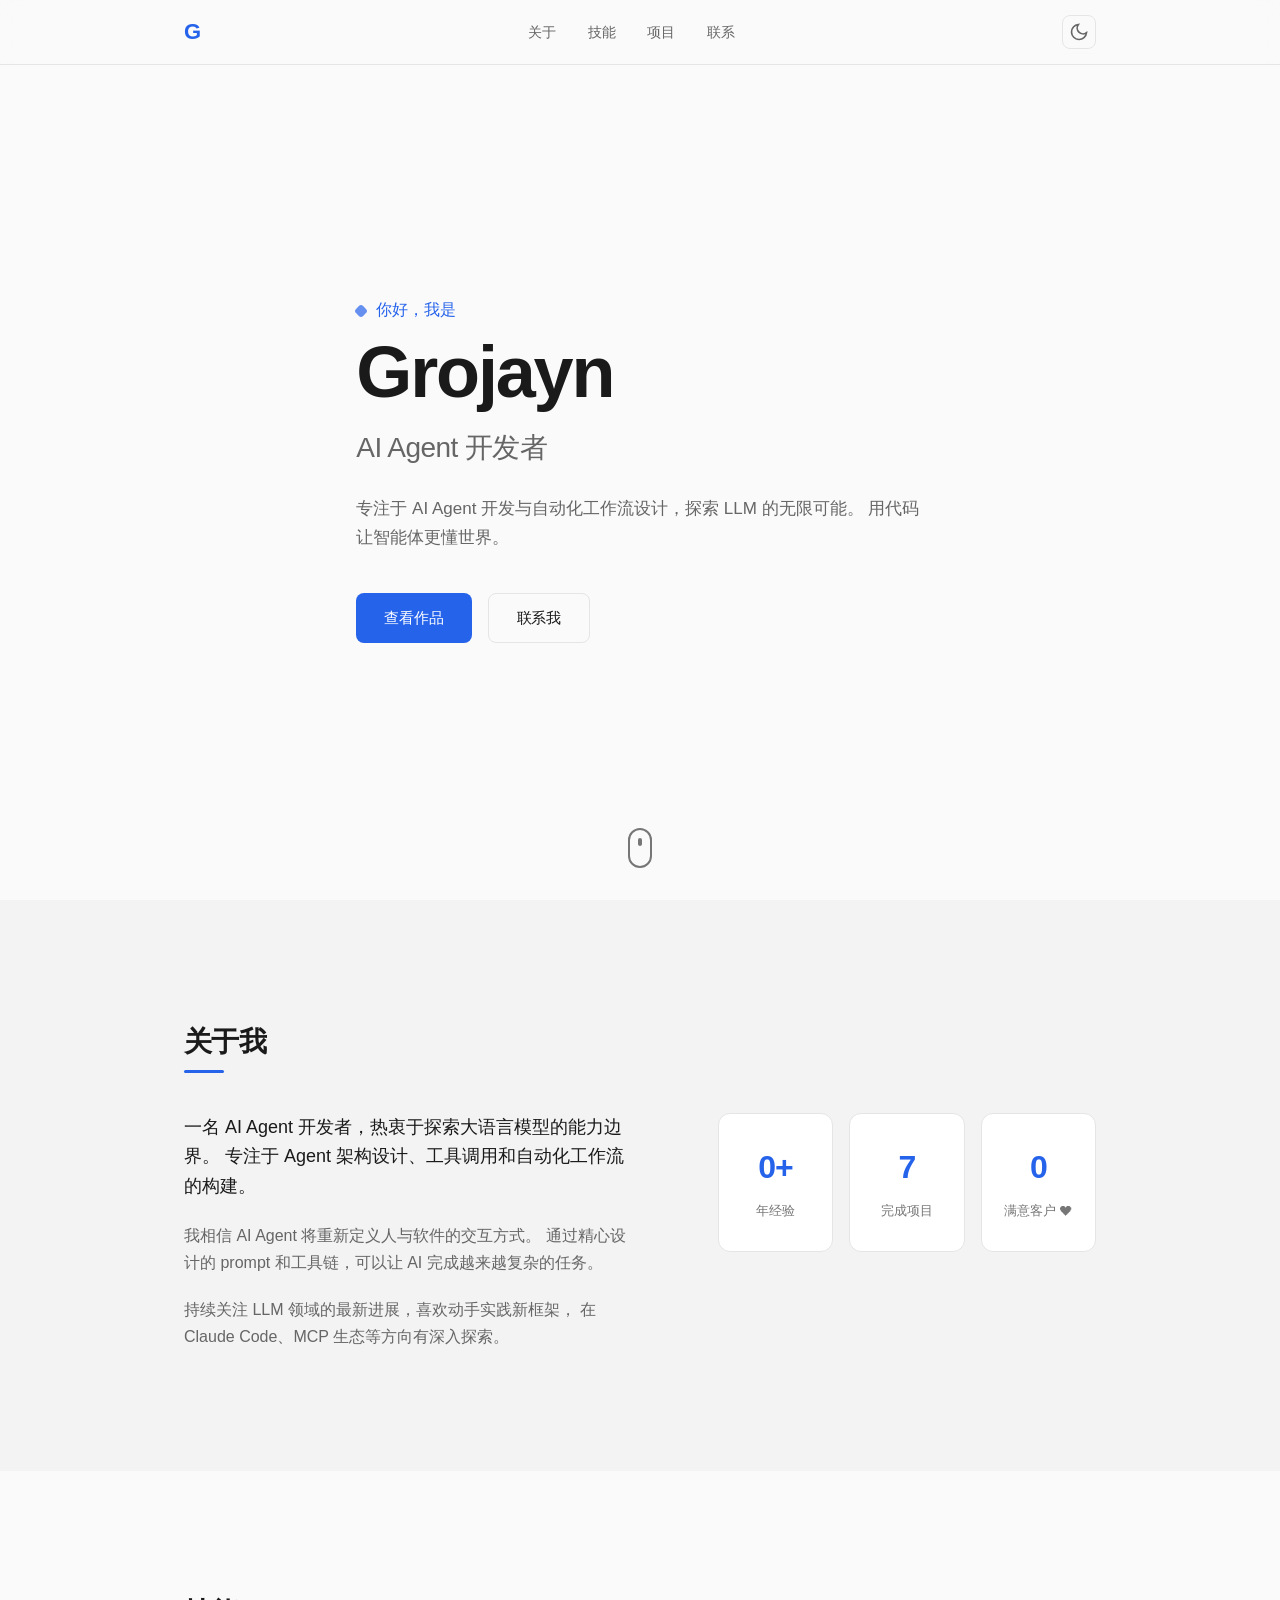
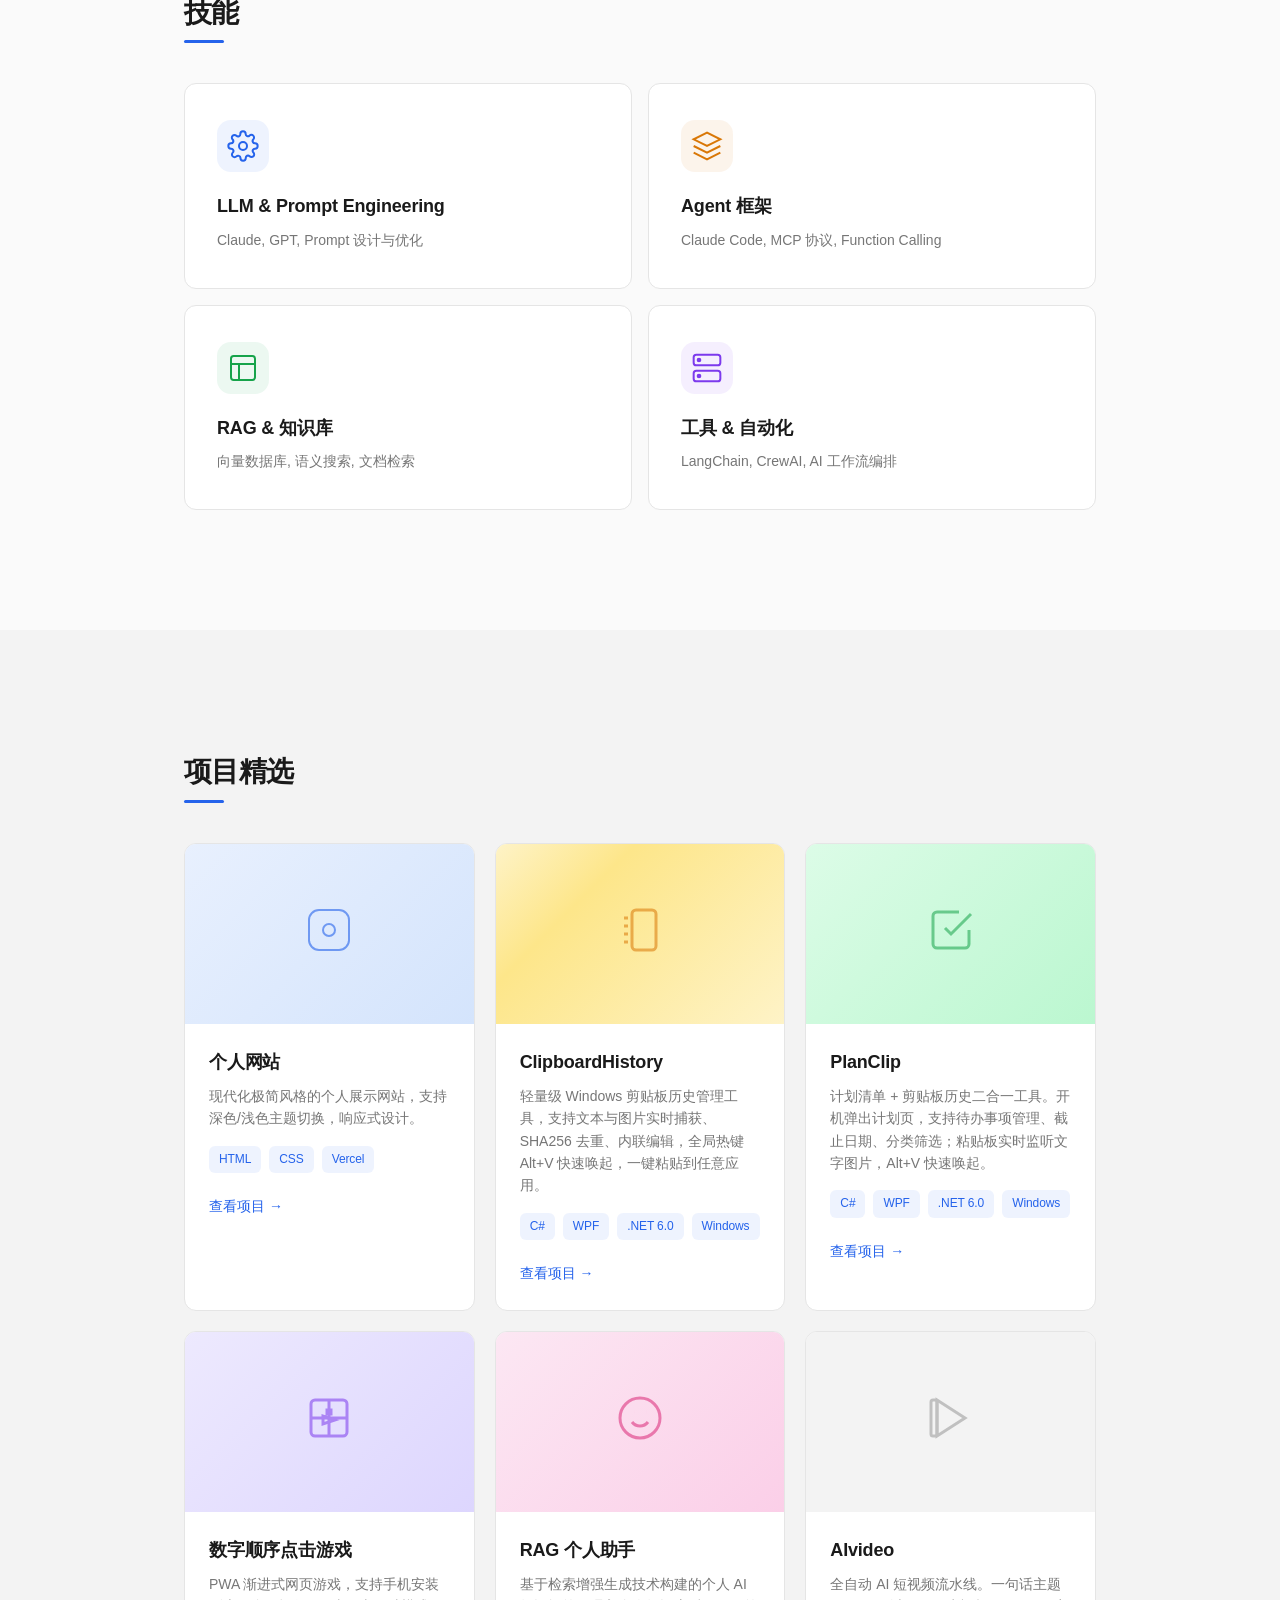
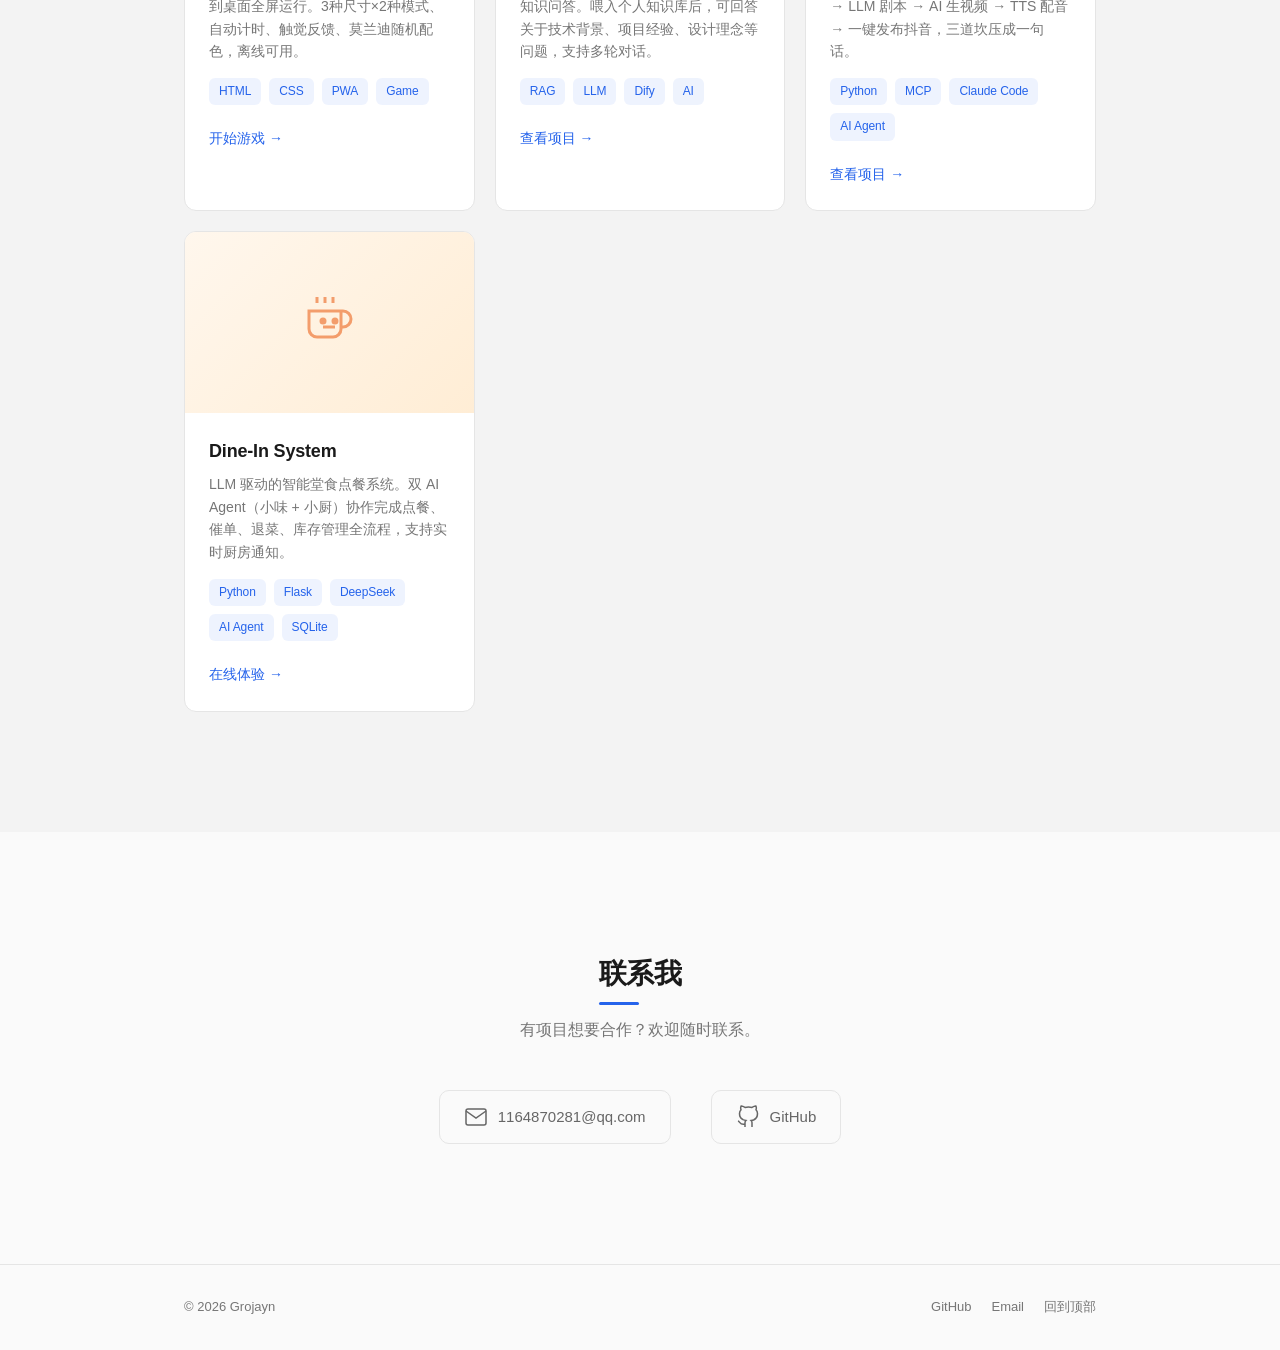
<file: index.html>
<!DOCTYPE html>
<html lang="zh-CN">
<head>
  <meta charset="UTF-8">
  <meta name="viewport" content="width=device-width, initial-scale=1.0">
  <title>个人网站</title>
  <link rel="stylesheet" href="styles.css">
</head>
<body>
  <nav class="navbar">
    <div class="nav-container">
      <a href="#hero" class="nav-logo">G</a>
      <ul class="nav-links" id="navLinks">
        <li><a href="#about">关于</a></li>
        <li><a href="#skills">技能</a></li>
        <li><a href="#projects">项目</a></li>
        <li><a href="#contact">联系</a></li>
      </ul>
      <div class="nav-actions">
        <button class="hamburger" id="hamburger" aria-label="菜单" aria-expanded="false">
          <span></span>
          <span></span>
          <span></span>
        </button>
        <button class="theme-toggle" id="themeToggle" aria-label="切换主题">
        <svg class="sun-icon" width="20" height="20" viewBox="0 0 24 24" fill="none" stroke="currentColor" stroke-width="2"><circle cx="12" cy="12" r="5"/><path d="M12 1v2M12 21v2M4.22 4.22l1.42 1.42M18.36 18.36l1.42 1.42M1 12h2M21 12h2M4.22 19.78l1.42-1.42M18.36 5.64l1.42-1.42"/></svg>
        <svg class="moon-icon" width="20" height="20" viewBox="0 0 24 24" fill="none" stroke="currentColor" stroke-width="2"><path d="M21 12.79A9 9 0 1111.21 3 7 7 0 0021 12.79z"/></svg>
      </button>
      </div>
    </div>
  </nav>

  <main>
    <section id="hero" class="hero">
      <div class="container">
        <p class="hero-greeting"><span class="hero-accent"></span>你好，我是</p>
        <h1 class="hero-name">Grojayn</h1>
        <p class="hero-title">AI Agent 开发者</p>
        <p class="hero-bio">
          专注于 AI Agent 开发与自动化工作流设计，探索 LLM 的无限可能。
          用代码让智能体更懂世界。
        </p>
        <div class="hero-actions">
          <a href="#projects" class="btn btn-primary">查看作品</a>
          <a href="#contact" class="btn btn-outline">联系我</a>
        </div>
      </div>
      <div class="scroll-indicator">
        <span></span>
      </div>
    </section>

    <section id="about" class="about">
      <div class="container">
        <h2 class="section-title">关于我</h2>
        <div class="about-content">
          <div class="about-text">
            <p class="about-lead">
              一名 AI Agent 开发者，热衷于探索大语言模型的能力边界。
              专注于 Agent 架构设计、工具调用和自动化工作流的构建。
            </p>
            <p>
              我相信 AI Agent 将重新定义人与软件的交互方式。
              通过精心设计的 prompt 和工具链，可以让 AI 完成越来越复杂的任务。
            </p>
            <p>
              持续关注 LLM 领域的最新进展，喜欢动手实践新框架，
              在 Claude Code、MCP 生态等方向有深入探索。
            </p>
          </div>
          <div class="about-stats">
            <div class="stat">
              <span class="stat-number">0+</span>
              <span class="stat-label">年经验</span>
            </div>
            <div class="stat">
              <span class="stat-number">7</span>
              <span class="stat-label">完成项目</span>
            </div>
            <div class="stat stat-like" id="likeStat">
              <span class="stat-number" id="likeCount">0</span>
              <span class="stat-label">满意客户 <span class="like-heart">❤</span></span>
            </div>
          </div>
        </div>
      </div>
    </section>

    <section id="skills" class="skills">
      <div class="container">
        <h2 class="section-title">技能</h2>
        <div class="skills-grid">
          <div class="skill-card">
            <div class="skill-icon" style="color: #2563eb;">
              <svg width="32" height="32" viewBox="0 0 24 24" fill="none" stroke="currentColor" stroke-width="1.5"><circle cx="12" cy="12" r="3"/><path d="M19.4 15a1.65 1.65 0 00.33 1.82l.06.06a2 2 0 010 2.83 2 2 0 01-2.83 0l-.06-.06a1.65 1.65 0 00-1.82-.33 1.65 1.65 0 00-1 1.51V21a2 2 0 01-2 2 2 2 0 01-2-2v-.09A1.65 1.65 0 009 19.4a1.65 1.65 0 00-1.82.33l-.06.06a2 2 0 01-2.83 0 2 2 0 010-2.83l.06-.06A1.65 1.65 0 004.68 15a1.65 1.65 0 00-1.51-1H3a2 2 0 01-2-2 2 2 0 012-2h.09A1.65 1.65 0 004.6 9a1.65 1.65 0 00-.33-1.82l-.06-.06a2 2 0 010-2.83 2 2 0 012.83 0l.06.06A1.65 1.65 0 009 4.68a1.65 1.65 0 001-1.51V3a2 2 0 012-2 2 2 0 012 2v.09a1.65 1.65 0 001 1.51 1.65 1.65 0 001.82-.33l.06-.06a2 2 0 012.83 0 2 2 0 010 2.83l-.06.06A1.65 1.65 0 0019.4 9a1.65 1.65 0 001.51 1H21a2 2 0 012 2 2 2 0 01-2 2h-.09a1.65 1.65 0 00-1.51 1z"/></svg>
            </div>
            <h3>LLM & Prompt Engineering</h3>
            <p>Claude, GPT, Prompt 设计与优化</p>
          </div>
          <div class="skill-card">
            <div class="skill-icon" style="background: rgba(217, 119, 6, 0.08); color: #d97706;">
              <svg width="32" height="32" viewBox="0 0 24 24" fill="none" stroke="currentColor" stroke-width="1.5"><path d="M12 2L2 7l10 5 10-5-10-5zM2 17l10 5 10-5M2 12l10 5 10-5"/></svg>
            </div>
            <h3>Agent 框架</h3>
            <p>Claude Code, MCP 协议, Function Calling</p>
          </div>
          <div class="skill-card">
            <div class="skill-icon" style="background: rgba(22, 163, 74, 0.08); color: #16a34a;">
              <svg width="32" height="32" viewBox="0 0 24 24" fill="none" stroke="currentColor" stroke-width="1.5"><rect x="3" y="3" width="18" height="18" rx="2" ry="2"/><line x1="3" y1="9" x2="21" y2="9"/><line x1="9" y1="21" x2="9" y2="9"/></svg>
            </div>
            <h3>RAG & 知识库</h3>
            <p>向量数据库, 语义搜索, 文档检索</p>
          </div>
          <div class="skill-card">
            <div class="skill-icon" style="background: rgba(124, 58, 237, 0.08); color: #7c3aed;">
              <svg width="32" height="32" viewBox="0 0 24 24" fill="none" stroke="currentColor" stroke-width="1.5"><rect x="2" y="2" width="20" height="8" rx="2" ry="2"/><rect x="2" y="14" width="20" height="8" rx="2" ry="2"/><circle cx="6" cy="6" r="1" fill="currentColor"/><circle cx="6" cy="18" r="1" fill="currentColor"/></svg>
            </div>
            <h3>工具 & 自动化</h3>
            <p>LangChain, CrewAI, AI 工作流编排</p>
          </div>
        </div>
      </div>
    </section>

    <section id="projects" class="projects">
      <div class="container">
        <h2 class="section-title">项目精选</h2>
        <div class="projects-grid">
          <article class="project-card">
            <div class="project-image" style="background: linear-gradient(135deg, #e8f0fe 0%, #d4e4fc 100%);">
              <div class="project-placeholder" style="color: #2563eb; opacity: 0.6;">
                <svg width="48" height="48" viewBox="0 0 24 24" fill="none" stroke="currentColor" stroke-width="1"><rect x="2" y="2" width="20" height="20" rx="5" ry="5"/><circle cx="12" cy="12" r="3"/></svg>
              </div>
            </div>
            <div class="project-info">
              <h3>个人网站</h3>
              <p>现代化极简风格的个人展示网站，支持深色/浅色主题切换，响应式设计。</p>
              <div class="project-tags">
                <span>HTML</span>
                <span>CSS</span>
                <span>Vercel</span>
              </div>
              <a href="#" class="project-link">查看项目 →</a>
            </div>
          </article>
          <article class="project-card">
            <div class="project-image" style="background: linear-gradient(135deg, #fef3c7 0%, #fde68a 30%, #fef3c7 100%);">
              <div class="project-placeholder" style="color: #d97706; opacity: 0.55;">
                <svg width="48" height="48" viewBox="0 0 24 24" fill="none" stroke="currentColor" stroke-width="1.5"><rect x="8" y="2" width="12" height="20" rx="2" ry="2"/><path d="M4 6h2M4 10h2M4 14h2M4 18h2"/></svg>
              </div>
            </div>
            <div class="project-info">
              <h3>ClipboardHistory</h3>
              <p>轻量级 Windows 剪贴板历史管理工具，支持文本与图片实时捕获、SHA256 去重、内联编辑，全局热键 Alt+V 快速唤起，一键粘贴到任意应用。</p>
              <div class="project-tags">
                <span>C#</span>
                <span>WPF</span>
                <span>.NET 6.0</span>
                <span>Windows</span>
              </div>
              <a href="clipboard-history.html" class="project-link">查看项目 →</a>
            </div>
          </article>
          <article class="project-card">
            <div class="project-image" style="background: linear-gradient(135deg, #dcfce7 0%, #bbf7d0 100%);">
              <div class="project-placeholder" style="color: #16a34a; opacity: 0.55;">
                <svg width="48" height="48" viewBox="0 0 24 24" fill="none" stroke="currentColor" stroke-width="1.5"><path d="M9 11l3 3L22 4"/><path d="M21 12v7a2 2 0 01-2 2H5a2 2 0 01-2-2V5a2 2 0 012-2h11"/></svg>
              </div>
            </div>
            <div class="project-info">
              <h3>PlanClip</h3>
              <p>计划清单 + 剪贴板历史二合一工具。开机弹出计划页，支持待办事项管理、截止日期、分类筛选；粘贴板实时监听文字图片，Alt+V 快速唤起。</p>
              <div class="project-tags">
                <span>C#</span>
                <span>WPF</span>
                <span>.NET 6.0</span>
                <span>Windows</span>
              </div>
              <a href="planclip.html" class="project-link">查看项目 →</a>
            </div>
          </article>
          <article class="project-card">
            <div class="project-image" style="background: linear-gradient(135deg, #ede9fe 0%, #ddd6fe 100%);">
              <div class="project-placeholder" style="color: #7c3aed; opacity: 0.55;">
                <svg width="48" height="48" viewBox="0 0 24 24" fill="none" stroke="currentColor" stroke-width="1.5"><rect x="3" y="3" width="18" height="18" rx="2"/><line x1="12" y1="3" x2="12" y2="21"/><line x1="3" y1="12" x2="21" y2="12"/><path d="M11 8h2v2h-2zM9 11v4l6-2-6-2z"/></svg>
              </div>
            </div>
            <div class="project-info">
              <h3>数字顺序点击游戏</h3>
              <p>PWA 渐进式网页游戏，支持手机安装到桌面全屏运行。3种尺寸×2种模式、自动计时、触觉反馈、莫兰迪随机配色，离线可用。</p>
              <div class="project-tags">
                <span>HTML</span>
                <span>CSS</span>
                <span>PWA</span>
                <span>Game</span>
              </div>
              <a href="game/index.html" class="project-link">开始游戏 →</a>
            </div>
          </article>
          <article class="project-card">
            <div class="project-image" style="background: linear-gradient(135deg, #fce7f3 0%, #fbcfe8 100%);">
              <div class="project-placeholder" style="color: #db2777; opacity: 0.55;">
                <svg width="48" height="48" viewBox="0 0 24 24" fill="none" stroke="currentColor" stroke-width="1.5"><circle cx="12" cy="12" r="10"/><path d="M8 14s1.5 2 4 2 4-2 4-2"/><line x1="9" y1="9" x2="9.01" y2="9"/><line x1="15" y1="9" x2="15.01" y2="9"/></svg>
              </div>
            </div>
            <div class="project-info">
              <h3>RAG 个人助手</h3>
              <p>基于检索增强生成技术构建的个人 AI 知识问答。喂入个人知识库后，可回答关于技术背景、项目经验、设计理念等问题，支持多轮对话。</p>
              <div class="project-tags">
                <span>RAG</span>
                <span>LLM</span>
                <span>Dify</span>
                <span>AI</span>
              </div>
              <a href="rag-assistant.html" class="project-link">查看项目 →</a>
            </div>
          </article>
          <article class="project-card">
            <div class="project-image">
              <div class="project-placeholder">
                <svg width="48" height="48" viewBox="0 0 24 24" fill="none" stroke="currentColor" stroke-width="1.5"><polygon points="5,3 19,12 5,21"/><rect x="2" y="3" width="3" height="18" rx="1"/></svg>
              </div>
            </div>
            <div class="project-info">
              <h3>AIvideo</h3>
              <p>全自动 AI 短视频流水线。一句话主题 → LLM 剧本 → AI 生视频 → TTS 配音 → 一键发布抖音，三道坎压成一句话。</p>
              <div class="project-tags">
                <span>Python</span>
                <span>MCP</span>
                <span>Claude Code</span>
                <span>AI Agent</span>
              </div>
              <a href="aivideo.html" class="project-link">查看项目 →</a>
            </div>
          </article>
          <article class="project-card">
            <div class="project-image" style="background: linear-gradient(135deg, #fff7ed 0%, #ffedd5 100%);">
              <div class="project-placeholder" style="color: #ea580c; opacity: 0.55;">
                <svg width="48" height="48" viewBox="0 0 24 24" fill="none" stroke="currentColor" stroke-width="1.5"><path d="M18 8h1a4 4 0 010 8h-1M2 8h16v9a4 4 0 01-4 4H6a4 4 0 01-4-4V8zM6 1v3M10 1v3M14 1v3"/><circle cx="9" cy="13" r="1" fill="currentColor"/><circle cx="15" cy="13" r="1" fill="currentColor"/><path d="M9 16h6"/></svg>
              </div>
            </div>
            <div class="project-info">
              <h3>Dine-In System</h3>
              <p>LLM 驱动的智能堂食点餐系统。双 AI Agent（小味 + 小厨）协作完成点餐、催单、退菜、库存管理全流程，支持实时厨房通知。</p>
              <div class="project-tags">
                <span>Python</span>
                <span>Flask</span>
                <span>DeepSeek</span>
                <span>AI Agent</span>
                <span>SQLite</span>
              </div>
              <a href="http://8.217.31.92/dine/" target="_blank" rel="noopener" class="project-link">在线体验 →</a>
            </div>
          </article>
        </div>
      </div>
    </section>

    <section id="contact" class="contact">
      <div class="container">
        <h2 class="section-title">联系我</h2>
        <p class="contact-subtitle">有项目想要合作？欢迎随时联系。</p>
        <div class="contact-links">
          <a href="mailto:1164870281@qq.com" class="contact-item">
            <svg width="24" height="24" viewBox="0 0 24 24" fill="none" stroke="currentColor" stroke-width="1.5"><path d="M4 4h16c1.1 0 2 .9 2 2v12c0 1.1-.9 2-2 2H4c-1.1 0-2-.9-2-2V6c0-1.1.9-2 2-2z"/><polyline points="22,6 12,13 2,6"/></svg>
            <span>1164870281@qq.com</span>
          </a>
          <a href="https://github.com/grojayn" target="_blank" rel="noopener" class="contact-item">
            <svg width="24" height="24" viewBox="0 0 24 24" fill="none" stroke="currentColor" stroke-width="1.5"><path d="M9 19c-5 1.5-5-2.5-7-3m14 6v-3.87a3.37 3.37 0 00-.94-2.61c3.14-.35 6.44-1.54 6.44-7A5.44 5.44 0 0020 4.77 5.07 5.07 0 0019.91 1S18.73.65 16 2.48a13.38 13.38 0 00-7 0C6.27.65 5.09 1 5.09 1A5.07 5.07 0 005 4.77a5.44 5.44 0 00-1.5 3.78c0 5.42 3.3 6.61 6.44 7A3.37 3.37 0 009 18.13V22"/></svg>
            <span>GitHub</span>
          </a>
        </div>
      </div>
    </section>
  </main>

  <footer class="footer">
    <div class="container">
      <div class="footer-inner">
        <p class="footer-copy">&copy; 2026 Grojayn</p>
        <div class="footer-links">
          <a href="https://github.com/grojayn" target="_blank" rel="noopener">GitHub</a>
          <a href="mailto:1164870281@qq.com">Email</a>
          <a href="#hero">回到顶部</a>
        </div>
      </div>
    </div>
  </footer>

  <script src="script.js"></script>

  <!-- Dify Chatbot -->
  <script>
   window.difyChatbotConfig = {
    token: '3CijxQpt768W5zv9',
   }
  </script>
  <script src="https://udify.app/embed.min.js" id="3CijxQpt768W5zv9" defer></script>
  <style>
    #dify-chatbot-bubble-button {
      background-color: #2563eb !important;
      box-shadow: 0 4px 12px rgba(37,99,235,0.3) !important;
    }
    #dify-chatbot-bubble-button:hover {
      background-color: #1d4ed8 !important;
    }
    #dify-chatbot-bubble-window {
      width: 24rem !important;
      height: 40rem !important;
      border-radius: 12px !important;
      box-shadow: 0 10px 30px rgba(0,0,0,0.08), 0 4px 8px rgba(0,0,0,0.04) !important;
    }
    #dify-chatbot-bubble-button,
    #dify-chatbot-bubble-window {
      position: fixed !important;
      z-index: 9999 !important;
    }
    [class*="watermark"],
    [class*="Watermark"],
    [class*="powered"],
    [class*="Powered"],
    div:has(> a[href*="dify"]) {
      display: none !important;
    }
    /* 如果上面不生效，试试这个 */
    #dify-chatbot-bubble-window footer,
    #dify-chatbot-bubble-window .css-1dbjc4n:last-child {
      display: none !important;
    }
  </style>
</body>
</html>
</file>
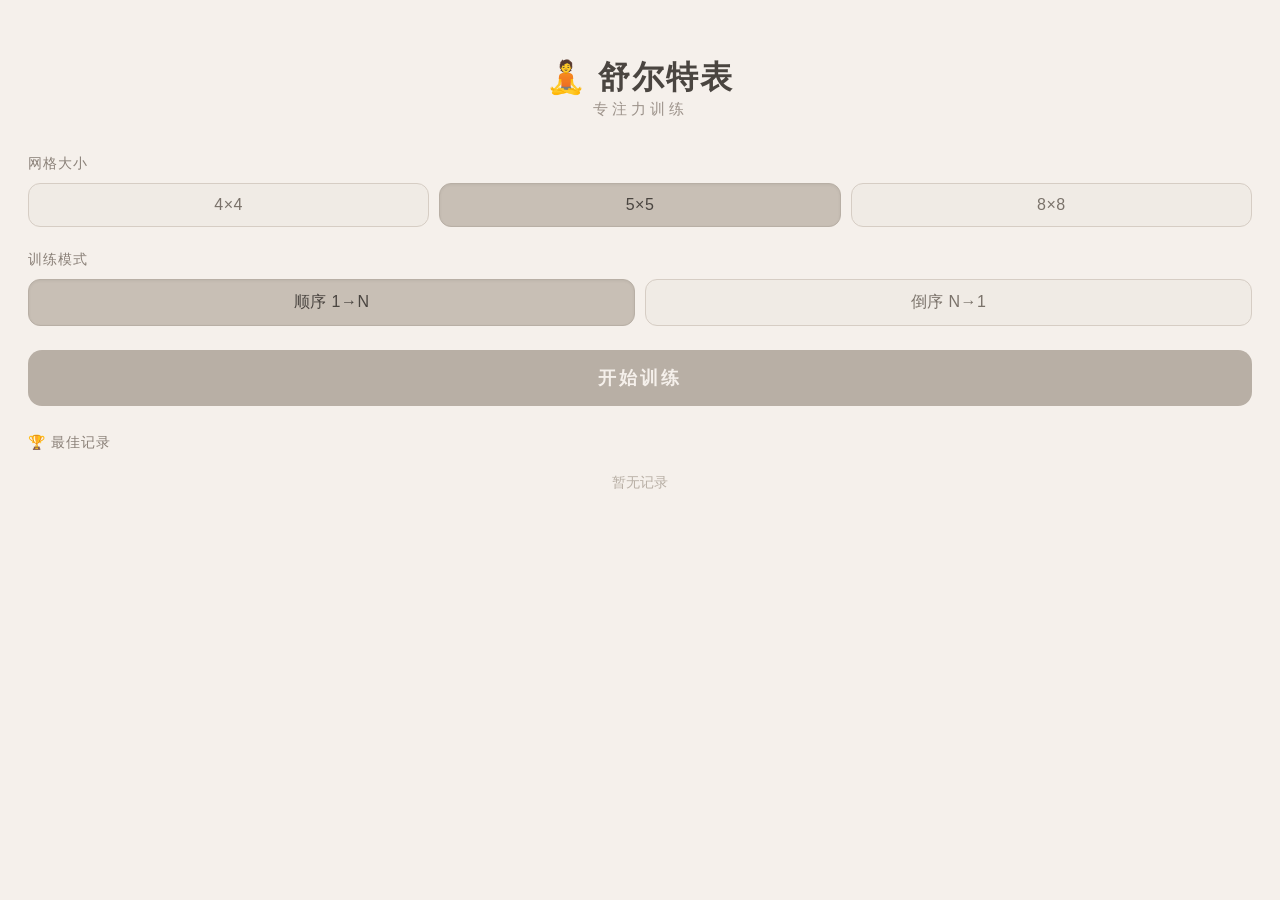
<file: game/index.html>
﻿<!DOCTYPE html>
<html lang="zh-CN">
<head>
  <meta charset="UTF-8">
  <meta name="viewport" content="width=device-width, initial-scale=1.0, maximum-scale=1.0, user-scalable=no, viewport-fit=cover">
  <meta name="theme-color" content="#F5F0EB">
  <meta name="apple-mobile-web-app-capable" content="yes">
  <meta name="apple-mobile-web-app-status-bar-style" content="black-translucent">
  <meta name="apple-mobile-web-app-title" content="舒尔特表">
  <link rel="manifest" href="manifest.json">
  <link rel="apple-touch-icon" href="icons/icon-192.png">
  <title>舒尔特表 - 专注力训练</title>
  <link rel="stylesheet" href="css/style.css">
</head>
<body>
  <!-- ===== 首页 ===== -->
  <div id="page-setup" class="page active">
    <div class="setup-inner">
      <h1 class="app-title">🧘 舒尔特表</h1>
      <p class="app-subtitle">专注力训练</p>

      <div class="setup-section">
        <label class="section-label">网格大小</label>
        <div class="chip-group" id="chipSize">
          <button class="chip" data-size="4">4×4</button>
          <button class="chip active" data-size="5">5×5</button>
          <button class="chip" data-size="8">8×8</button>
        </div>
      </div>

      <div class="setup-section">
        <label class="section-label">训练模式</label>
        <div class="chip-group" id="chipMode">
          <button class="chip active" data-mode="asc">顺序 1→N</button>
          <button class="chip" data-mode="desc">倒序 N→1</button>
        </div>
      </div>

      <button class="btn-start" id="btnStart">开始训练</button>

      <div class="setup-section best-section" id="bestSection">
        <label class="section-label">🏆 最佳记录</label>
        <div class="best-list" id="bestList">
          <div class="best-empty">暂无记录</div>
        </div>
      </div>
    </div>
  </div>

  <!-- ===== 游戏页 ===== -->
  <div id="page-game" class="page">
    <div class="game-header">
      <button class="btn-icon" id="btnBack" aria-label="返回">✕</button>
      <div class="game-stats">
        <span class="stat" id="statTimer">0.0s</span>
        <span class="stat-divider">|</span>
        <span class="stat" id="statTarget">→ <b>1</b></span>
        <span class="stat-divider">|</span>
        <span class="stat" id="statProgress">0/25</span>
      </div>
      <button class="btn-icon" id="btnRestart" aria-label="重来">↻</button>
    </div>

    <div class="grid-wrapper">
      <div class="grid" id="grid"></div>
    </div>

    <div class="game-footer">
      <span class="mode-badge" id="modeBadge">顺序 · 5×5</span>
    </div>
  </div>

  <!-- ===== 结果弹窗 ===== -->
  <div class="modal-overlay" id="modalResult">
    <div class="modal">
      <div class="modal-emoji">✨</div>
      <div class="modal-time" id="modalTime">0.0s</div>
      <div class="modal-detail" id="modalDetail">5×5 · 顺序</div>
      <div class="modal-record" id="modalRecord"></div>
      <div class="modal-actions">
        <button class="modal-btn primary" id="modalAgain">再来一局</button>
        <button class="modal-btn" id="modalHome">返回首页</button>
      </div>
    </div>
  </div>

  <script src="js/app.js"></script>
</body>
</html>
</file>
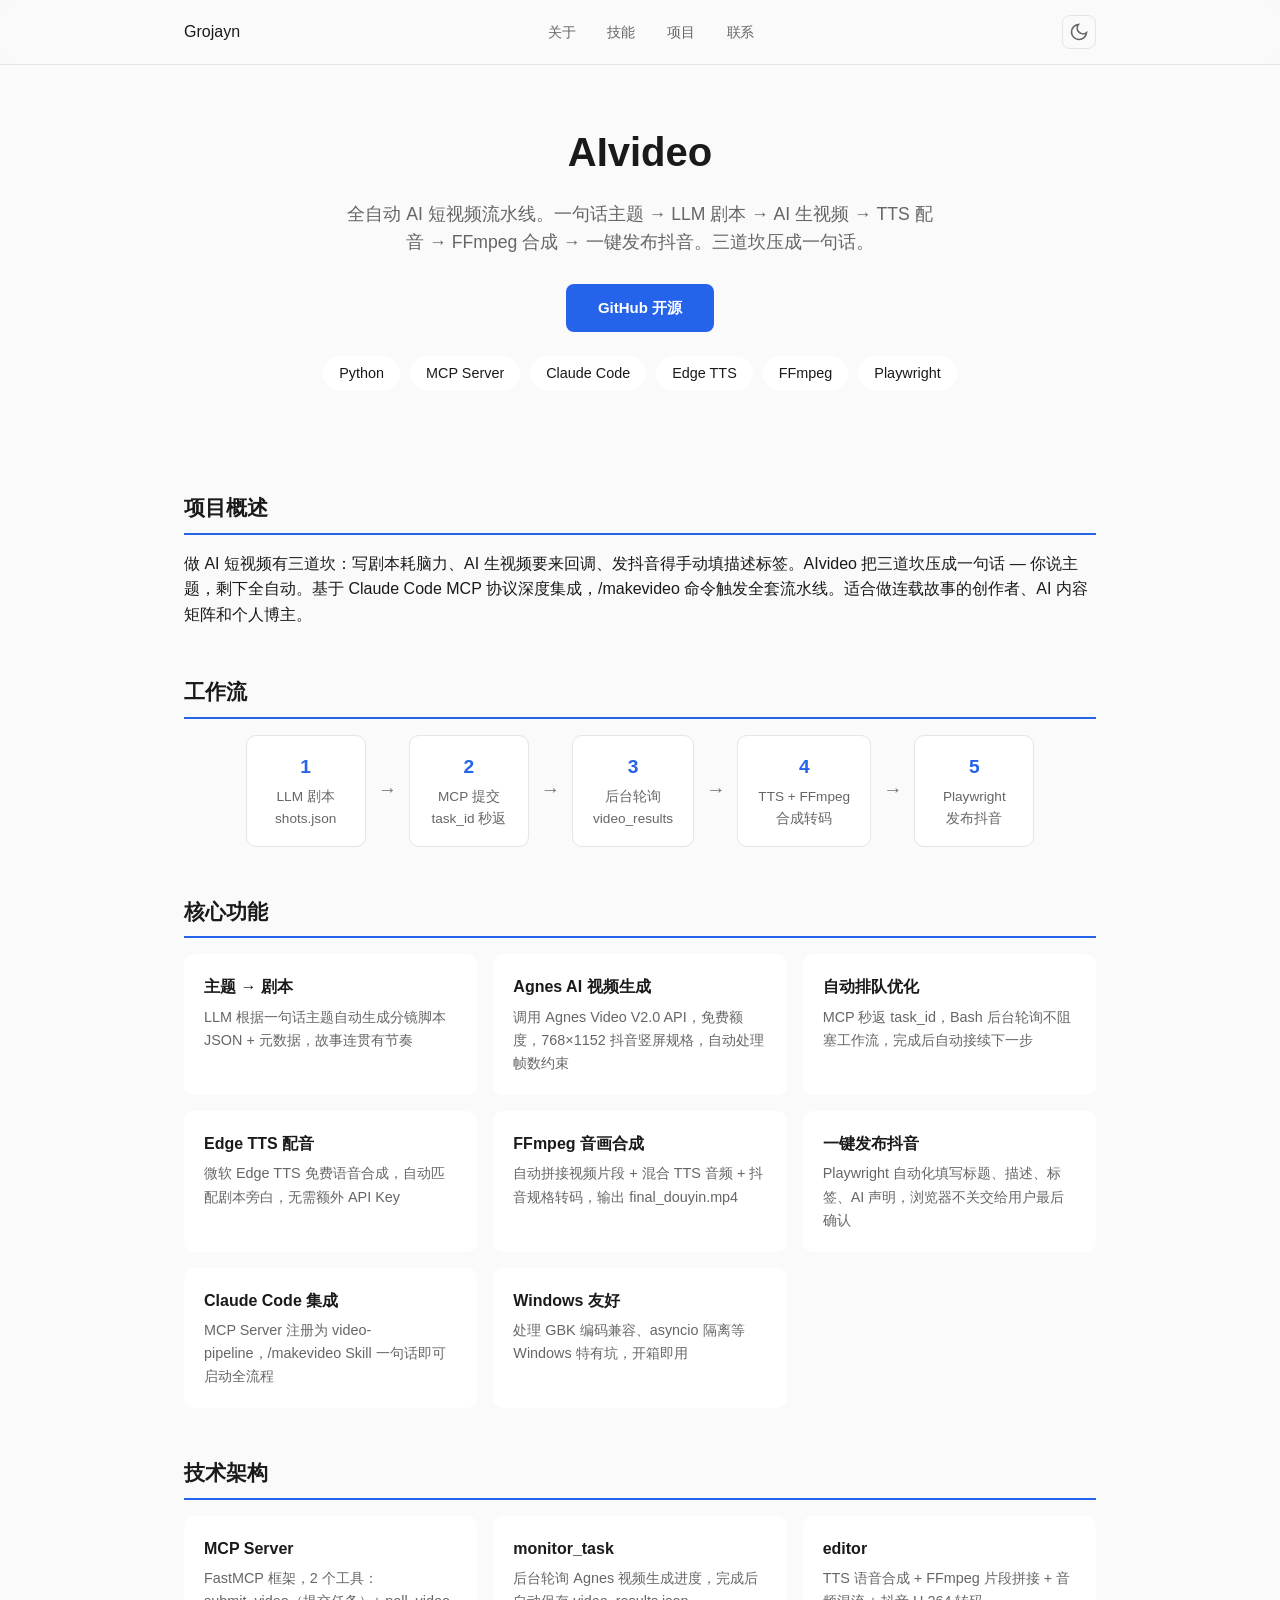
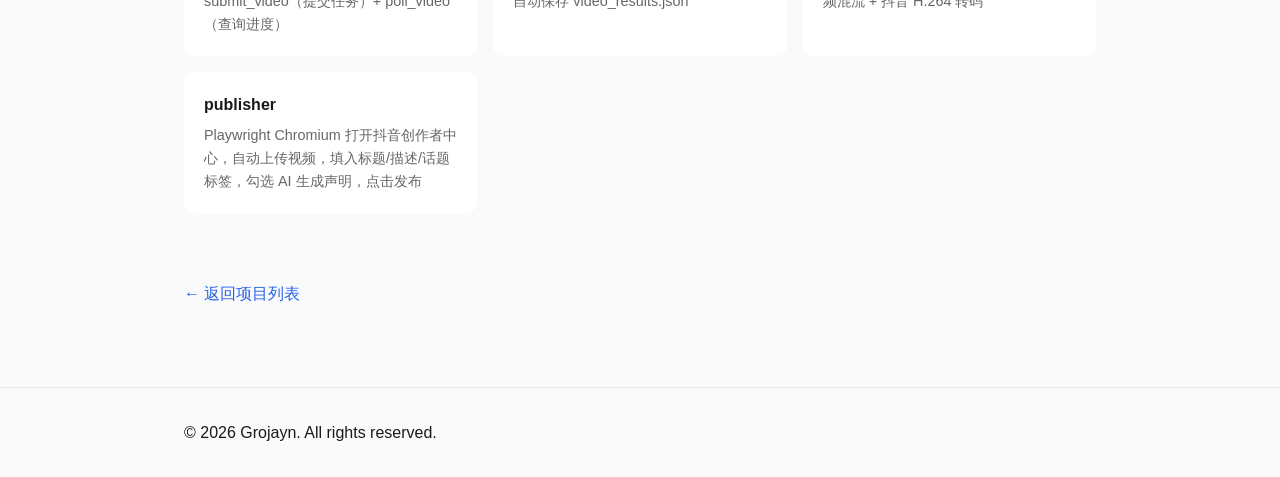
<file: aivideo.html>
<!DOCTYPE html>
<html lang="zh-CN">
<head>
  <meta charset="UTF-8">
  <meta name="viewport" content="width=device-width, initial-scale=1.0">
  <title>AIvideo - Grojayn</title>
  <link rel="stylesheet" href="styles.css">
  <style>
    .project-hero {
      padding: 120px 0 60px;
      text-align: center;
    }
    .project-hero h1 {
      font-size: 2.5rem;
      margin-bottom: 16px;
    }
    .project-hero .subtitle {
      font-size: 1.1rem;
      color: var(--text-secondary);
      max-width: 600px;
      margin: 0 auto;
    }
    .project-detail {
      padding: 40px 0 80px;
    }
    .detail-section {
      margin-bottom: 48px;
    }
    .detail-section h2 {
      font-size: 1.3rem;
      margin-bottom: 16px;
      padding-bottom: 8px;
      border-bottom: 2px solid var(--accent);
    }
    .feature-grid {
      display: grid;
      grid-template-columns: repeat(auto-fill, minmax(240px, 1fr));
      gap: 16px;
    }
    .feature-item {
      background: var(--card-bg);
      border: 1px solid var(--card-border);
      border-radius: 10px;
      padding: 20px;
    }
    .feature-item h3 {
      font-size: 1rem;
      margin-bottom: 6px;
    }
    .feature-item p {
      font-size: 0.9rem;
      color: var(--text-secondary);
    }
    .tech-stack {
      display: flex;
      flex-wrap: wrap;
      gap: 10px;
    }
    .tech-stack span {
      background: var(--card-bg);
      border: 1px solid var(--card-border);
      border-radius: 20px;
      padding: 6px 16px;
      font-size: 0.9rem;
    }
    .back-link {
      display: inline-flex;
      align-items: center;
      gap: 6px;
      color: var(--accent);
      text-decoration: none;
      font-weight: 500;
      margin-top: 20px;
    }
    .hero-actions {
      display: flex;
      justify-content: center;
      gap: 16px;
      margin-top: 28px;
      flex-wrap: wrap;
    }
    .hero-btn {
      display: inline-flex;
      align-items: center;
      justify-content: center;
      padding: 12px 32px;
      border-radius: 8px;
      font-size: 15px;
      font-weight: 600;
      text-decoration: none;
      transition: all 0.2s ease;
    }
    .hero-btn.primary {
      background: var(--accent);
      color: #fff;
    }
    .hero-btn.primary:hover {
      background: var(--accent-hover);
      transform: translateY(-1px);
      box-shadow: 0 4px 12px rgba(37,99,235,0.3);
    }
    .hero-btn.outline {
      background: transparent;
      color: var(--accent);
      border: 1.5px solid var(--accent);
    }
    .hero-btn.outline:hover {
      transform: translateY(-1px);
      box-shadow: 0 4px 12px rgba(37,99,235,0.15);
    }
    .pipeline {
      display: flex;
      flex-wrap: wrap;
      gap: 12px;
      justify-content: center;
      margin: 16px 0;
    }
    .pipeline-step {
      background: var(--card-bg);
      border: 1px solid var(--border);
      border-radius: 10px;
      padding: 16px 20px;
      text-align: center;
      min-width: 120px;
      font-size: 0.85rem;
      color: var(--text-secondary);
    }
    .pipeline-step .step-num {
      display: block;
      font-size: 1.2rem;
      font-weight: 700;
      color: var(--accent);
      margin-bottom: 4px;
    }
    .pipeline-arrow {
      display: flex;
      align-items: center;
      color: var(--text-muted);
      font-size: 1.2rem;
    }
  </style>
</head>
<body>
  <nav class="navbar" id="navbar">
    <div class="container nav-inner">
      <a href="index.html" class="logo">Grojayn</a>
      <div class="nav-links">
        <a href="index.html#about">关于</a>
        <a href="index.html#skills">技能</a>
        <a href="index.html#projects">项目</a>
        <a href="index.html#contact">联系</a>
      </div>
      <button class="theme-toggle" id="themeToggle" aria-label="切换主题">
        <svg class="sun-icon" width="20" height="20" viewBox="0 0 24 24" fill="none" stroke="currentColor" stroke-width="2"><circle cx="12" cy="12" r="5"/><line x1="12" y1="1" x2="12" y2="3"/><line x1="12" y1="21" x2="12" y2="23"/><line x1="4.22" y1="4.22" x2="5.64" y2="5.64"/><line x1="18.36" y1="18.36" x2="19.78" y2="19.78"/><line x1="1" y1="12" x2="3" y2="12"/><line x1="21" y1="12" x2="23" y2="12"/><line x1="4.22" y1="19.78" x2="5.64" y2="18.36"/><line x1="18.36" y1="5.64" x2="19.78" y2="4.22"/></svg>
        <svg class="moon-icon" width="20" height="20" viewBox="0 0 24 24" fill="none" stroke="currentColor" stroke-width="2"><path d="M21 12.79A9 9 0 1111.21 3 7 7 0 0021 12.79z"/></svg>
      </button>
    </div>
  </nav>

  <main>
    <section class="project-hero">
      <div class="container">
        <h1>AIvideo</h1>
        <p class="subtitle">全自动 AI 短视频流水线。一句话主题 → LLM 剧本 → AI 生视频 → TTS 配音 → FFmpeg 合成 → 一键发布抖音。三道坎压成一句话。</p>
        <div class="hero-actions">
          <a href="https://github.com/Grojayn/AIvideo-opensource" target="_blank" rel="noopener" class="hero-btn primary">GitHub 开源</a>
        </div>
        <div class="tech-stack" style="justify-content: center; margin-top: 24px;">
          <span>Python</span>
          <span>MCP Server</span>
          <span>Claude Code</span>
          <span>Edge TTS</span>
          <span>FFmpeg</span>
          <span>Playwright</span>
        </div>
      </div>
    </section>

    <section class="project-detail">
      <div class="container">
        <div class="detail-section">
          <h2>项目概述</h2>
          <p>做 AI 短视频有三道坎：写剧本耗脑力、AI 生视频要来回调、发抖音得手动填描述标签。AIvideo 把三道坎压成一句话 — 你说主题，剩下全自动。基于 Claude Code MCP 协议深度集成，/makevideo 命令触发全套流水线。适合做连载故事的创作者、AI 内容矩阵和个人博主。</p>
        </div>

        <div class="detail-section">
          <h2>工作流</h2>
          <div class="pipeline">
            <div class="pipeline-step"><span class="step-num">1</span>LLM 剧本<br>shots.json</div>
            <div class="pipeline-arrow">→</div>
            <div class="pipeline-step"><span class="step-num">2</span>MCP 提交<br>task_id 秒返</div>
            <div class="pipeline-arrow">→</div>
            <div class="pipeline-step"><span class="step-num">3</span>后台轮询<br>video_results</div>
            <div class="pipeline-arrow">→</div>
            <div class="pipeline-step"><span class="step-num">4</span>TTS + FFmpeg<br>合成转码</div>
            <div class="pipeline-arrow">→</div>
            <div class="pipeline-step"><span class="step-num">5</span>Playwright<br>发布抖音</div>
          </div>
        </div>

        <div class="detail-section">
          <h2>核心功能</h2>
          <div class="feature-grid">
            <div class="feature-item">
              <h3>主题 → 剧本</h3>
              <p>LLM 根据一句话主题自动生成分镜脚本 JSON + 元数据，故事连贯有节奏</p>
            </div>
            <div class="feature-item">
              <h3>Agnes AI 视频生成</h3>
              <p>调用 Agnes Video V2.0 API，免费额度，768×1152 抖音竖屏规格，自动处理帧数约束</p>
            </div>
            <div class="feature-item">
              <h3>自动排队优化</h3>
              <p>MCP 秒返 task_id，Bash 后台轮询不阻塞工作流，完成后自动接续下一步</p>
            </div>
            <div class="feature-item">
              <h3>Edge TTS 配音</h3>
              <p>微软 Edge TTS 免费语音合成，自动匹配剧本旁白，无需额外 API Key</p>
            </div>
            <div class="feature-item">
              <h3>FFmpeg 音画合成</h3>
              <p>自动拼接视频片段 + 混合 TTS 音频 + 抖音规格转码，输出 final_douyin.mp4</p>
            </div>
            <div class="feature-item">
              <h3>一键发布抖音</h3>
              <p>Playwright 自动化填写标题、描述、标签、AI 声明，浏览器不关交给用户最后确认</p>
            </div>
            <div class="feature-item">
              <h3>Claude Code 集成</h3>
              <p>MCP Server 注册为 video-pipeline，/makevideo Skill 一句话即可启动全流程</p>
            </div>
            <div class="feature-item">
              <h3>Windows 友好</h3>
              <p>处理 GBK 编码兼容、asyncio 隔离等 Windows 特有坑，开箱即用</p>
            </div>
          </div>
        </div>

        <div class="detail-section">
          <h2>技术架构</h2>
          <div class="feature-grid">
            <div class="feature-item">
              <h3>MCP Server</h3>
              <p>FastMCP 框架，2 个工具：submit_video（提交任务）+ poll_video（查询进度）</p>
            </div>
            <div class="feature-item">
              <h3>monitor_task</h3>
              <p>后台轮询 Agnes 视频生成进度，完成后自动保存 video_results.json</p>
            </div>
            <div class="feature-item">
              <h3>editor</h3>
              <p>TTS 语音合成 + FFmpeg 片段拼接 + 音频混流 + 抖音 H.264 转码</p>
            </div>
            <div class="feature-item">
              <h3>publisher</h3>
              <p>Playwright Chromium 打开抖音创作者中心，自动上传视频，填入标题/描述/话题标签，勾选 AI 生成声明，点击发布</p>
            </div>
          </div>
        </div>

        <a href="index.html#projects" class="back-link">← 返回项目列表</a>
      </div>
    </section>
  </main>

  <footer class="footer">
    <div class="container">
      <p>&copy; 2026 Grojayn. All rights reserved.</p>
    </div>
  </footer>

  <script src="script.js"></script>
</body>
</html>
</file>
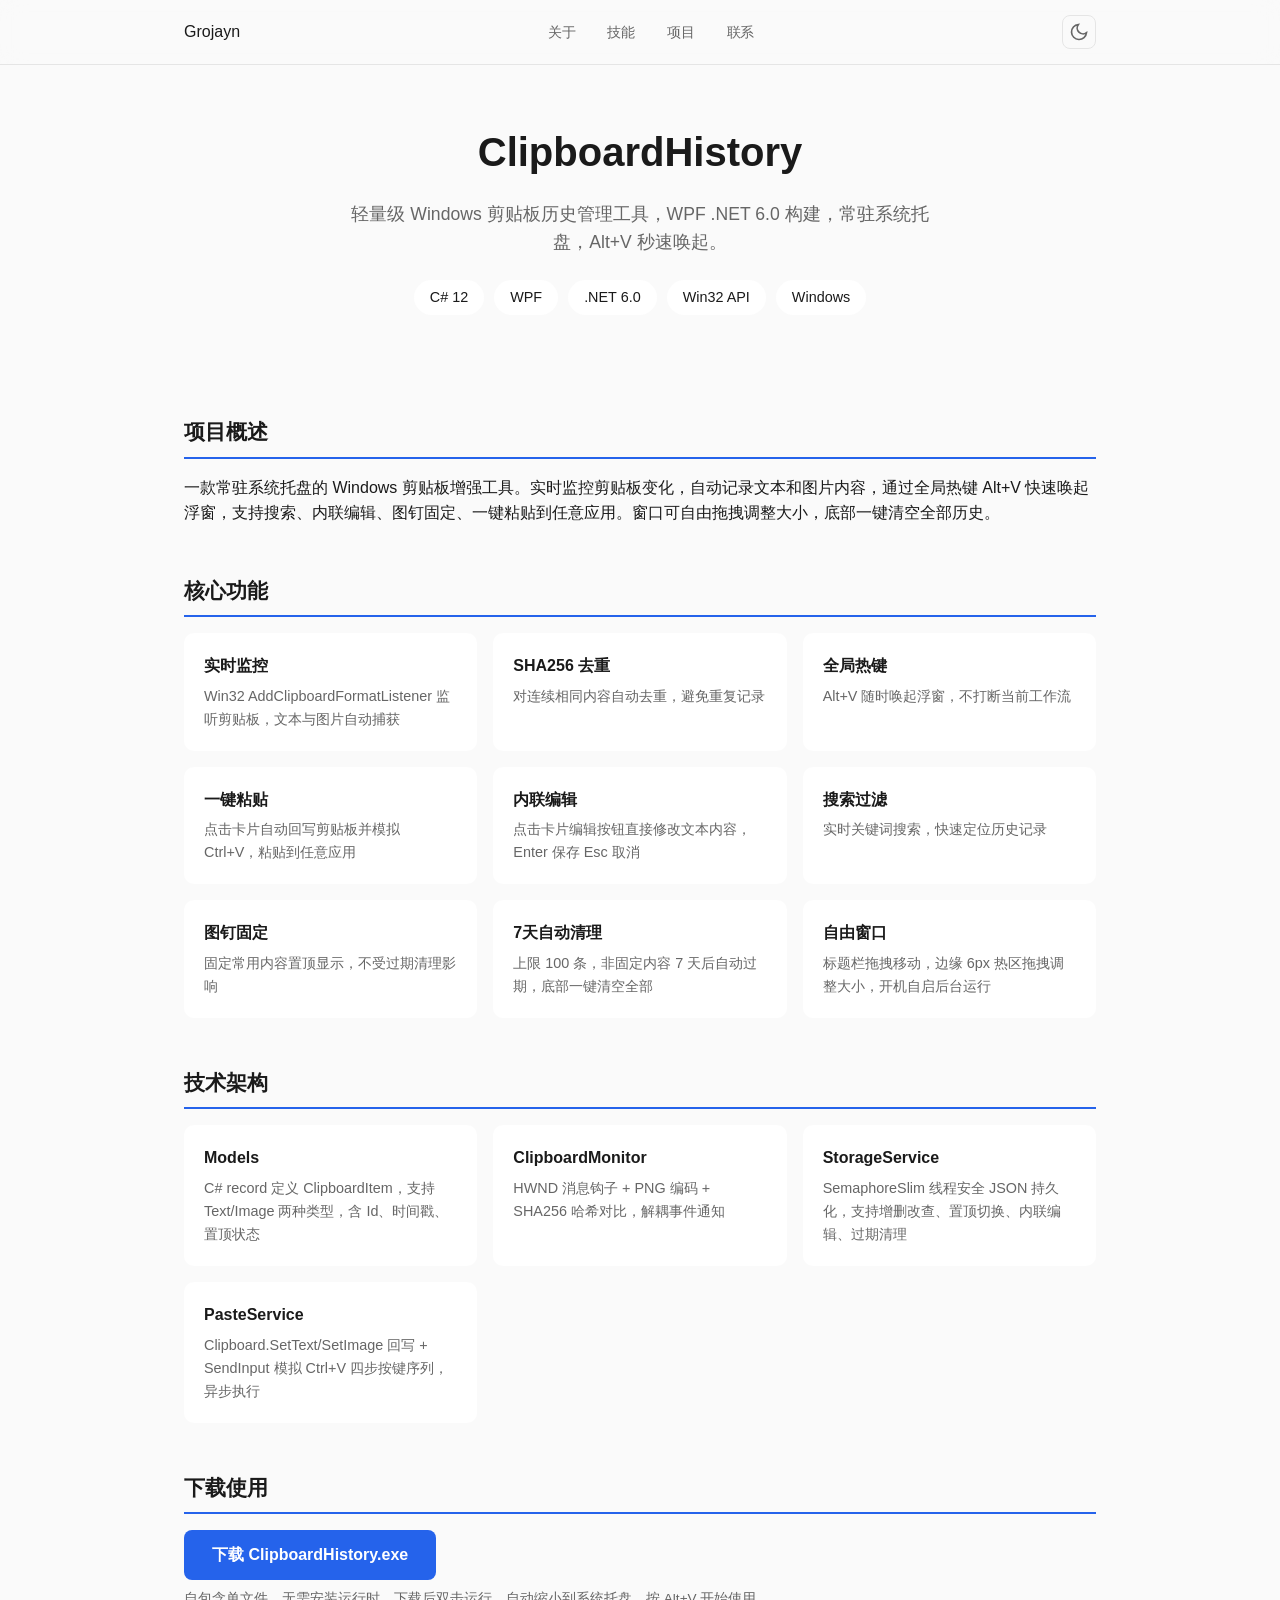
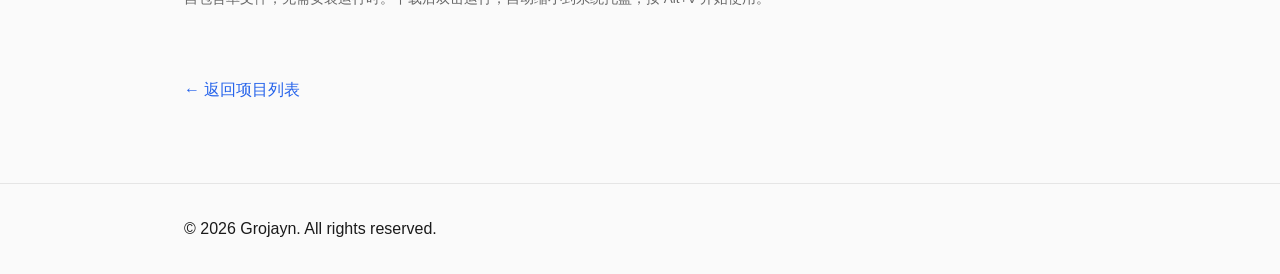
<file: clipboard-history.html>
<!DOCTYPE html>
<html lang="zh-CN">
<head>
  <meta charset="UTF-8">
  <meta name="viewport" content="width=device-width, initial-scale=1.0">
  <title>ClipboardHistory - Grojayn</title>
  <link rel="stylesheet" href="styles.css">
  <style>
    .project-hero {
      padding: 120px 0 60px;
      text-align: center;
    }
    .project-hero h1 {
      font-size: 2.5rem;
      margin-bottom: 16px;
    }
    .project-hero .subtitle {
      font-size: 1.1rem;
      color: var(--text-secondary);
      max-width: 600px;
      margin: 0 auto;
    }
    .project-detail {
      padding: 40px 0 80px;
    }
    .detail-section {
      margin-bottom: 48px;
    }
    .detail-section h2 {
      font-size: 1.3rem;
      margin-bottom: 16px;
      padding-bottom: 8px;
      border-bottom: 2px solid var(--accent);
    }
    .feature-grid {
      display: grid;
      grid-template-columns: repeat(auto-fill, minmax(240px, 1fr));
      gap: 16px;
    }
    .feature-item {
      background: var(--card-bg);
      border: 1px solid var(--card-border);
      border-radius: 10px;
      padding: 20px;
    }
    .feature-item h3 {
      font-size: 1rem;
      margin-bottom: 6px;
    }
    .feature-item p {
      font-size: 0.9rem;
      color: var(--text-secondary);
    }
    .tech-stack {
      display: flex;
      flex-wrap: wrap;
      gap: 10px;
    }
    .tech-stack span {
      background: var(--card-bg);
      border: 1px solid var(--card-border);
      border-radius: 20px;
      padding: 6px 16px;
      font-size: 0.9rem;
    }
    .back-link {
      display: inline-flex;
      align-items: center;
      gap: 6px;
      color: var(--accent);
      text-decoration: none;
      font-weight: 500;
      margin-top: 20px;
    }
    .download-btn {
      display: inline-block;
      background: var(--accent);
      color: #fff;
      padding: 12px 28px;
      border-radius: 8px;
      text-decoration: none;
      font-weight: 600;
      transition: opacity 0.2s;
    }
    .download-btn:hover {
      opacity: 0.85;
    }
  </style>
</head>
<body>
  <nav class="navbar" id="navbar">
    <div class="container nav-inner">
      <a href="index.html" class="logo">Grojayn</a>
      <div class="nav-links">
        <a href="index.html#about">关于</a>
        <a href="index.html#skills">技能</a>
        <a href="index.html#projects">项目</a>
        <a href="index.html#contact">联系</a>
      </div>
      <button class="theme-toggle" id="themeToggle" aria-label="切换主题">
        <svg class="sun-icon" width="20" height="20" viewBox="0 0 24 24" fill="none" stroke="currentColor" stroke-width="2"><circle cx="12" cy="12" r="5"/><line x1="12" y1="1" x2="12" y2="3"/><line x1="12" y1="21" x2="12" y2="23"/><line x1="4.22" y1="4.22" x2="5.64" y2="5.64"/><line x1="18.36" y1="18.36" x2="19.78" y2="19.78"/><line x1="1" y1="12" x2="3" y2="12"/><line x1="21" y1="12" x2="23" y2="12"/><line x1="4.22" y1="19.78" x2="5.64" y2="18.36"/><line x1="18.36" y1="5.64" x2="19.78" y2="4.22"/></svg>
        <svg class="moon-icon" width="20" height="20" viewBox="0 0 24 24" fill="none" stroke="currentColor" stroke-width="2"><path d="M21 12.79A9 9 0 1111.21 3 7 7 0 0021 12.79z"/></svg>
      </button>
    </div>
  </nav>

  <main>
    <section class="project-hero">
      <div class="container">
        <h1>ClipboardHistory</h1>
        <p class="subtitle">轻量级 Windows 剪贴板历史管理工具，WPF .NET 6.0 构建，常驻系统托盘，Alt+V 秒速唤起。</p>
        <div class="tech-stack" style="justify-content: center; margin-top: 24px;">
          <span>C# 12</span>
          <span>WPF</span>
          <span>.NET 6.0</span>
          <span>Win32 API</span>
          <span>Windows</span>
        </div>
      </div>
    </section>

    <section class="project-detail">
      <div class="container">
        <div class="detail-section">
          <h2>项目概述</h2>
          <p>一款常驻系统托盘的 Windows 剪贴板增强工具。实时监控剪贴板变化，自动记录文本和图片内容，通过全局热键 Alt+V 快速唤起浮窗，支持搜索、内联编辑、图钉固定、一键粘贴到任意应用。窗口可自由拖拽调整大小，底部一键清空全部历史。</p>
        </div>

        <div class="detail-section">
          <h2>核心功能</h2>
          <div class="feature-grid">
            <div class="feature-item">
              <h3>实时监控</h3>
              <p>Win32 AddClipboardFormatListener 监听剪贴板，文本与图片自动捕获</p>
            </div>
            <div class="feature-item">
              <h3>SHA256 去重</h3>
              <p>对连续相同内容自动去重，避免重复记录</p>
            </div>
            <div class="feature-item">
              <h3>全局热键</h3>
              <p>Alt+V 随时唤起浮窗，不打断当前工作流</p>
            </div>
            <div class="feature-item">
              <h3>一键粘贴</h3>
              <p>点击卡片自动回写剪贴板并模拟 Ctrl+V，粘贴到任意应用</p>
            </div>
            <div class="feature-item">
              <h3>内联编辑</h3>
              <p>点击卡片编辑按钮直接修改文本内容，Enter 保存 Esc 取消</p>
            </div>
            <div class="feature-item">
              <h3>搜索过滤</h3>
              <p>实时关键词搜索，快速定位历史记录</p>
            </div>
            <div class="feature-item">
              <h3>图钉固定</h3>
              <p>固定常用内容置顶显示，不受过期清理影响</p>
            </div>
            <div class="feature-item">
              <h3>7天自动清理</h3>
              <p>上限 100 条，非固定内容 7 天后自动过期，底部一键清空全部</p>
            </div>
            <div class="feature-item">
              <h3>自由窗口</h3>
              <p>标题栏拖拽移动，边缘 6px 热区拖拽调整大小，开机自启后台运行</p>
            </div>
          </div>
        </div>

        <div class="detail-section">
          <h2>技术架构</h2>
          <div class="feature-grid">
            <div class="feature-item">
              <h3>Models</h3>
              <p>C# record 定义 ClipboardItem，支持 Text/Image 两种类型，含 Id、时间戳、置顶状态</p>
            </div>
            <div class="feature-item">
              <h3>ClipboardMonitor</h3>
              <p>HWND 消息钩子 + PNG 编码 + SHA256 哈希对比，解耦事件通知</p>
            </div>
            <div class="feature-item">
              <h3>StorageService</h3>
              <p>SemaphoreSlim 线程安全 JSON 持久化，支持增删改查、置顶切换、内联编辑、过期清理</p>
            </div>
            <div class="feature-item">
              <h3>PasteService</h3>
              <p>Clipboard.SetText/SetImage 回写 + SendInput 模拟 Ctrl+V 四步按键序列，异步执行</p>
            </div>
          </div>
        </div>

        <div class="detail-section">
          <h2>下载使用</h2>
          <a href="downloads/ClipboardHistory.exe" class="download-btn">下载 ClipboardHistory.exe</a>
          <p style="font-size: 0.85rem; color: var(--text-secondary); margin-top: 8px;">自包含单文件，无需安装运行时。下载后双击运行，自动缩小到系统托盘，按 Alt+V 开始使用。</p>
        </div>

        <a href="index.html#projects" class="back-link">← 返回项目列表</a>
      </div>
    </section>
  </main>

  <footer class="footer">
    <div class="container">
      <p>&copy; 2026 Grojayn. All rights reserved.</p>
    </div>
  </footer>

  <script src="script.js"></script>
</body>
</html>
</file>
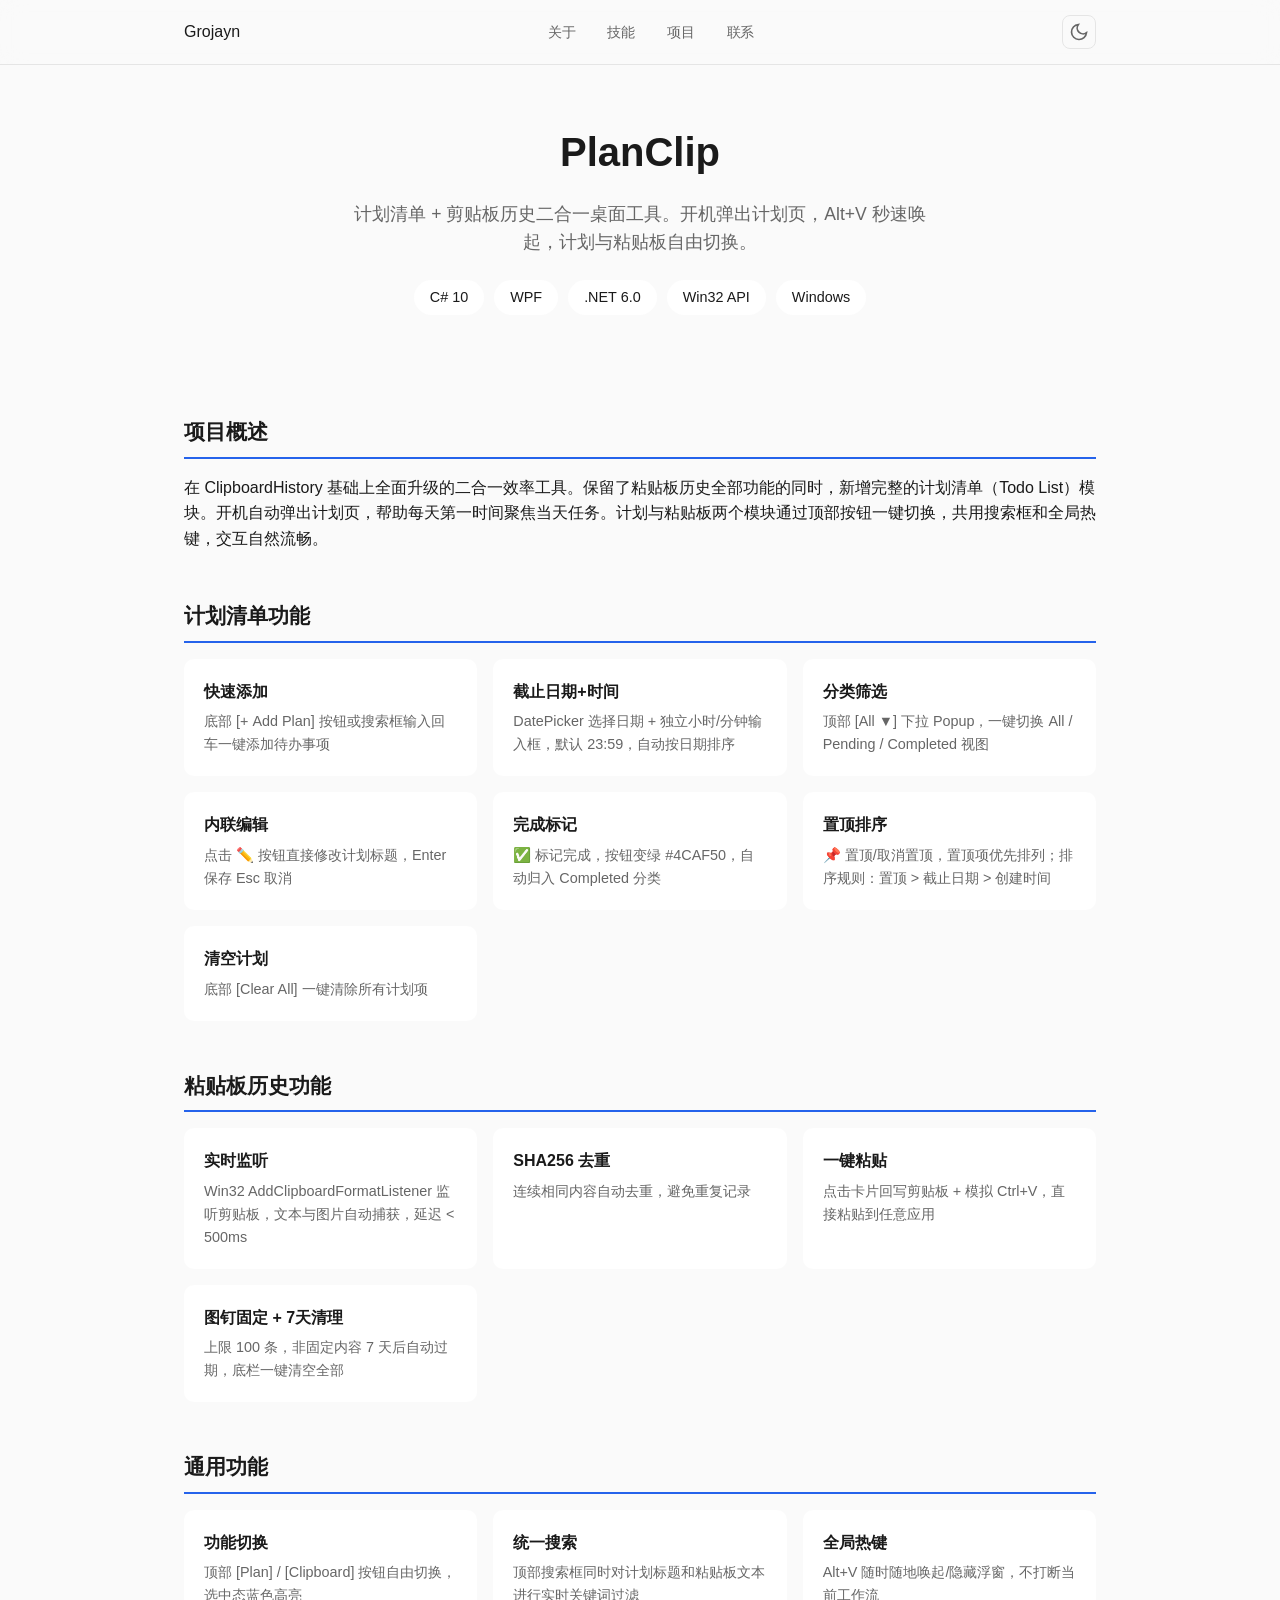
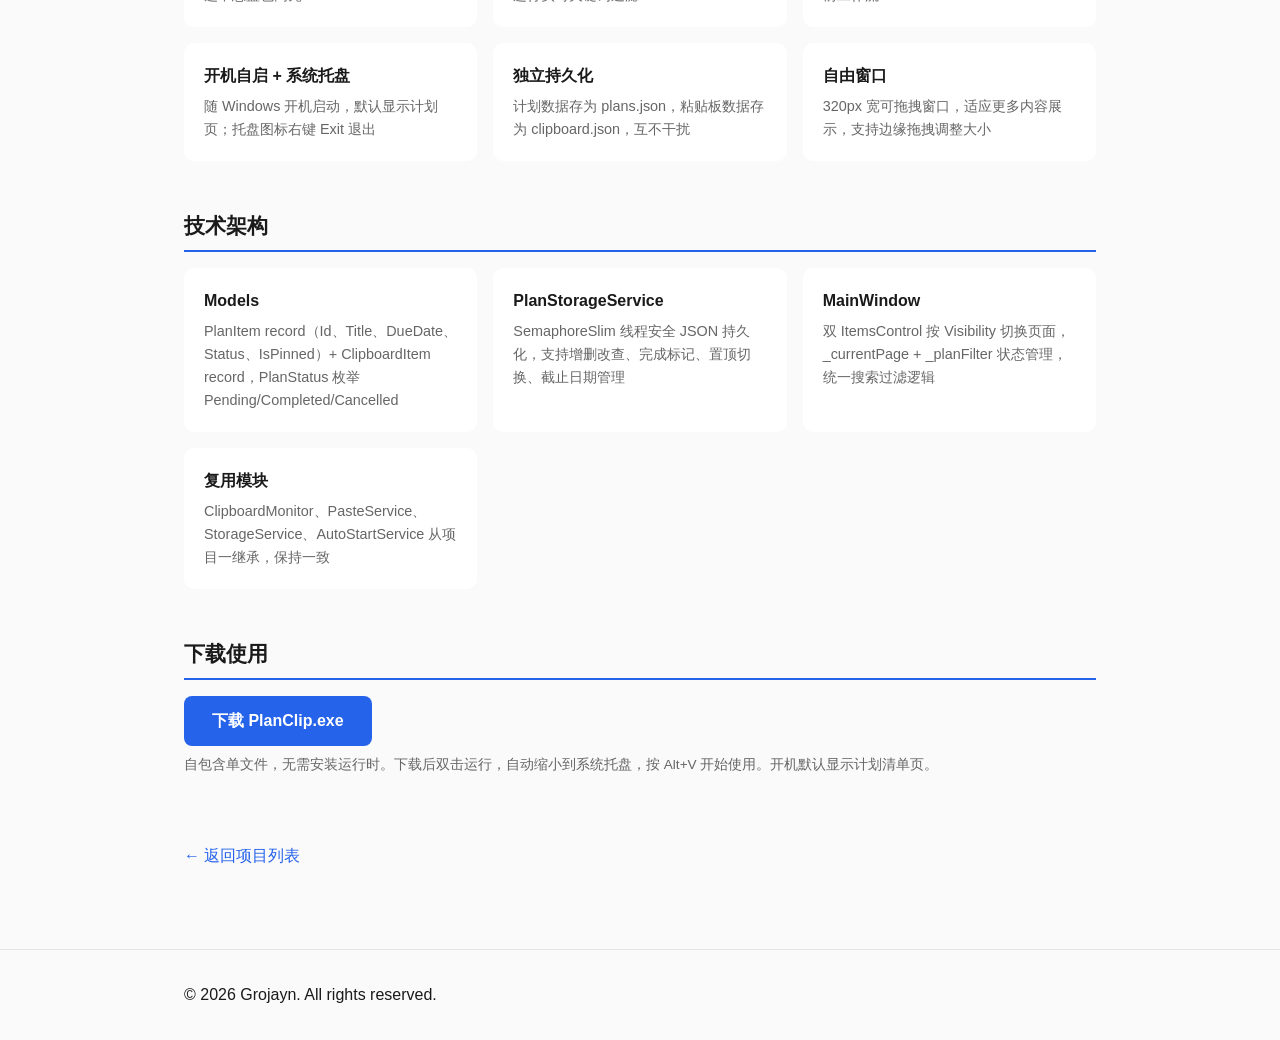
<file: planclip.html>
<!DOCTYPE html>
<html lang="zh-CN">
<head>
  <meta charset="UTF-8">
  <meta name="viewport" content="width=device-width, initial-scale=1.0">
  <title>PlanClip - Grojayn</title>
  <link rel="stylesheet" href="styles.css">
  <style>
    .project-hero {
      padding: 120px 0 60px;
      text-align: center;
    }
    .project-hero h1 {
      font-size: 2.5rem;
      margin-bottom: 16px;
    }
    .project-hero .subtitle {
      font-size: 1.1rem;
      color: var(--text-secondary);
      max-width: 600px;
      margin: 0 auto;
    }
    .project-detail {
      padding: 40px 0 80px;
    }
    .detail-section {
      margin-bottom: 48px;
    }
    .detail-section h2 {
      font-size: 1.3rem;
      margin-bottom: 16px;
      padding-bottom: 8px;
      border-bottom: 2px solid var(--accent);
    }
    .feature-grid {
      display: grid;
      grid-template-columns: repeat(auto-fill, minmax(240px, 1fr));
      gap: 16px;
    }
    .feature-item {
      background: var(--card-bg);
      border: 1px solid var(--card-border);
      border-radius: 10px;
      padding: 20px;
    }
    .feature-item h3 {
      font-size: 1rem;
      margin-bottom: 6px;
    }
    .feature-item p {
      font-size: 0.9rem;
      color: var(--text-secondary);
    }
    .tech-stack {
      display: flex;
      flex-wrap: wrap;
      gap: 10px;
    }
    .tech-stack span {
      background: var(--card-bg);
      border: 1px solid var(--card-border);
      border-radius: 20px;
      padding: 6px 16px;
      font-size: 0.9rem;
    }
    .back-link {
      display: inline-flex;
      align-items: center;
      gap: 6px;
      color: var(--accent);
      text-decoration: none;
      font-weight: 500;
      margin-top: 20px;
    }
    .download-btn {
      display: inline-block;
      background: var(--accent);
      color: #fff;
      padding: 12px 28px;
      border-radius: 8px;
      text-decoration: none;
      font-weight: 600;
      transition: opacity 0.2s;
    }
    .download-btn:hover {
      opacity: 0.85;
    }
  </style>
</head>
<body>
  <nav class="navbar" id="navbar">
    <div class="container nav-inner">
      <a href="index.html" class="logo">Grojayn</a>
      <div class="nav-links">
        <a href="index.html#about">关于</a>
        <a href="index.html#skills">技能</a>
        <a href="index.html#projects">项目</a>
        <a href="index.html#contact">联系</a>
      </div>
      <button class="theme-toggle" id="themeToggle" aria-label="切换主题">
        <svg class="sun-icon" width="20" height="20" viewBox="0 0 24 24" fill="none" stroke="currentColor" stroke-width="2"><circle cx="12" cy="12" r="5"/><line x1="12" y1="1" x2="12" y2="3"/><line x1="12" y1="21" x2="12" y2="23"/><line x1="4.22" y1="4.22" x2="5.64" y2="5.64"/><line x1="18.36" y1="18.36" x2="19.78" y2="19.78"/><line x1="1" y1="12" x2="3" y2="12"/><line x1="21" y1="12" x2="23" y2="12"/><line x1="4.22" y1="19.78" x2="5.64" y2="18.36"/><line x1="18.36" y1="5.64" x2="19.78" y2="4.22"/></svg>
        <svg class="moon-icon" width="20" height="20" viewBox="0 0 24 24" fill="none" stroke="currentColor" stroke-width="2"><path d="M21 12.79A9 9 0 1111.21 3 7 7 0 0021 12.79z"/></svg>
      </button>
    </div>
  </nav>

  <main>
    <section class="project-hero">
      <div class="container">
        <h1>PlanClip</h1>
        <p class="subtitle">计划清单 + 剪贴板历史二合一桌面工具。开机弹出计划页，Alt+V 秒速唤起，计划与粘贴板自由切换。</p>
        <div class="tech-stack" style="justify-content: center; margin-top: 24px;">
          <span>C# 10</span>
          <span>WPF</span>
          <span>.NET 6.0</span>
          <span>Win32 API</span>
          <span>Windows</span>
        </div>
      </div>
    </section>

    <section class="project-detail">
      <div class="container">
        <div class="detail-section">
          <h2>项目概述</h2>
          <p>在 ClipboardHistory 基础上全面升级的二合一效率工具。保留了粘贴板历史全部功能的同时，新增完整的计划清单（Todo List）模块。开机自动弹出计划页，帮助每天第一时间聚焦当天任务。计划与粘贴板两个模块通过顶部按钮一键切换，共用搜索框和全局热键，交互自然流畅。</p>
        </div>

        <div class="detail-section">
          <h2>计划清单功能</h2>
          <div class="feature-grid">
            <div class="feature-item">
              <h3>快速添加</h3>
              <p>底部 [+ Add Plan] 按钮或搜索框输入回车一键添加待办事项</p>
            </div>
            <div class="feature-item">
              <h3>截止日期+时间</h3>
              <p>DatePicker 选择日期 + 独立小时/分钟输入框，默认 23:59，自动按日期排序</p>
            </div>
            <div class="feature-item">
              <h3>分类筛选</h3>
              <p>顶部 [All ▼] 下拉 Popup，一键切换 All / Pending / Completed 视图</p>
            </div>
            <div class="feature-item">
              <h3>内联编辑</h3>
              <p>点击 ✏️ 按钮直接修改计划标题，Enter 保存 Esc 取消</p>
            </div>
            <div class="feature-item">
              <h3>完成标记</h3>
              <p>✅ 标记完成，按钮变绿 #4CAF50，自动归入 Completed 分类</p>
            </div>
            <div class="feature-item">
              <h3>置顶排序</h3>
              <p>📌 置顶/取消置顶，置顶项优先排列；排序规则：置顶 > 截止日期 > 创建时间</p>
            </div>
            <div class="feature-item">
              <h3>清空计划</h3>
              <p>底部 [Clear All] 一键清除所有计划项</p>
            </div>
          </div>
        </div>

        <div class="detail-section">
          <h2>粘贴板历史功能</h2>
          <div class="feature-grid">
            <div class="feature-item">
              <h3>实时监听</h3>
              <p>Win32 AddClipboardFormatListener 监听剪贴板，文本与图片自动捕获，延迟 < 500ms</p>
            </div>
            <div class="feature-item">
              <h3>SHA256 去重</h3>
              <p>连续相同内容自动去重，避免重复记录</p>
            </div>
            <div class="feature-item">
              <h3>一键粘贴</h3>
              <p>点击卡片回写剪贴板 + 模拟 Ctrl+V，直接粘贴到任意应用</p>
            </div>
            <div class="feature-item">
              <h3>图钉固定 + 7天清理</h3>
              <p>上限 100 条，非固定内容 7 天后自动过期，底栏一键清空全部</p>
            </div>
          </div>
        </div>

        <div class="detail-section">
          <h2>通用功能</h2>
          <div class="feature-grid">
            <div class="feature-item">
              <h3>功能切换</h3>
              <p>顶部 [Plan] / [Clipboard] 按钮自由切换，选中态蓝色高亮</p>
            </div>
            <div class="feature-item">
              <h3>统一搜索</h3>
              <p>顶部搜索框同时对计划标题和粘贴板文本进行实时关键词过滤</p>
            </div>
            <div class="feature-item">
              <h3>全局热键</h3>
              <p>Alt+V 随时随地唤起/隐藏浮窗，不打断当前工作流</p>
            </div>
            <div class="feature-item">
              <h3>开机自启 + 系统托盘</h3>
              <p>随 Windows 开机启动，默认显示计划页；托盘图标右键 Exit 退出</p>
            </div>
            <div class="feature-item">
              <h3>独立持久化</h3>
              <p>计划数据存为 plans.json，粘贴板数据存为 clipboard.json，互不干扰</p>
            </div>
            <div class="feature-item">
              <h3>自由窗口</h3>
              <p>320px 宽可拖拽窗口，适应更多内容展示，支持边缘拖拽调整大小</p>
            </div>
          </div>
        </div>

        <div class="detail-section">
          <h2>技术架构</h2>
          <div class="feature-grid">
            <div class="feature-item">
              <h3>Models</h3>
              <p>PlanItem record（Id、Title、DueDate、Status、IsPinned）+ ClipboardItem record，PlanStatus 枚举 Pending/Completed/Cancelled</p>
            </div>
            <div class="feature-item">
              <h3>PlanStorageService</h3>
              <p>SemaphoreSlim 线程安全 JSON 持久化，支持增删改查、完成标记、置顶切换、截止日期管理</p>
            </div>
            <div class="feature-item">
              <h3>MainWindow</h3>
              <p>双 ItemsControl 按 Visibility 切换页面，_currentPage + _planFilter 状态管理，统一搜索过滤逻辑</p>
            </div>
            <div class="feature-item">
              <h3>复用模块</h3>
              <p>ClipboardMonitor、PasteService、StorageService、AutoStartService 从项目一继承，保持一致</p>
            </div>
          </div>
        </div>

        <div class="detail-section">
          <h2>下载使用</h2>
          <a href="downloads/PlanClip.exe" class="download-btn">下载 PlanClip.exe</a>
          <p style="font-size: 0.85rem; color: var(--text-secondary); margin-top: 8px;">自包含单文件，无需安装运行时。下载后双击运行，自动缩小到系统托盘，按 Alt+V 开始使用。开机默认显示计划清单页。</p>
        </div>

        <a href="index.html#projects" class="back-link">← 返回项目列表</a>
      </div>
    </section>
  </main>

  <footer class="footer">
    <div class="container">
      <p>&copy; 2026 Grojayn. All rights reserved.</p>
    </div>
  </footer>

  <script src="script.js"></script>
</body>
</html>
</file>
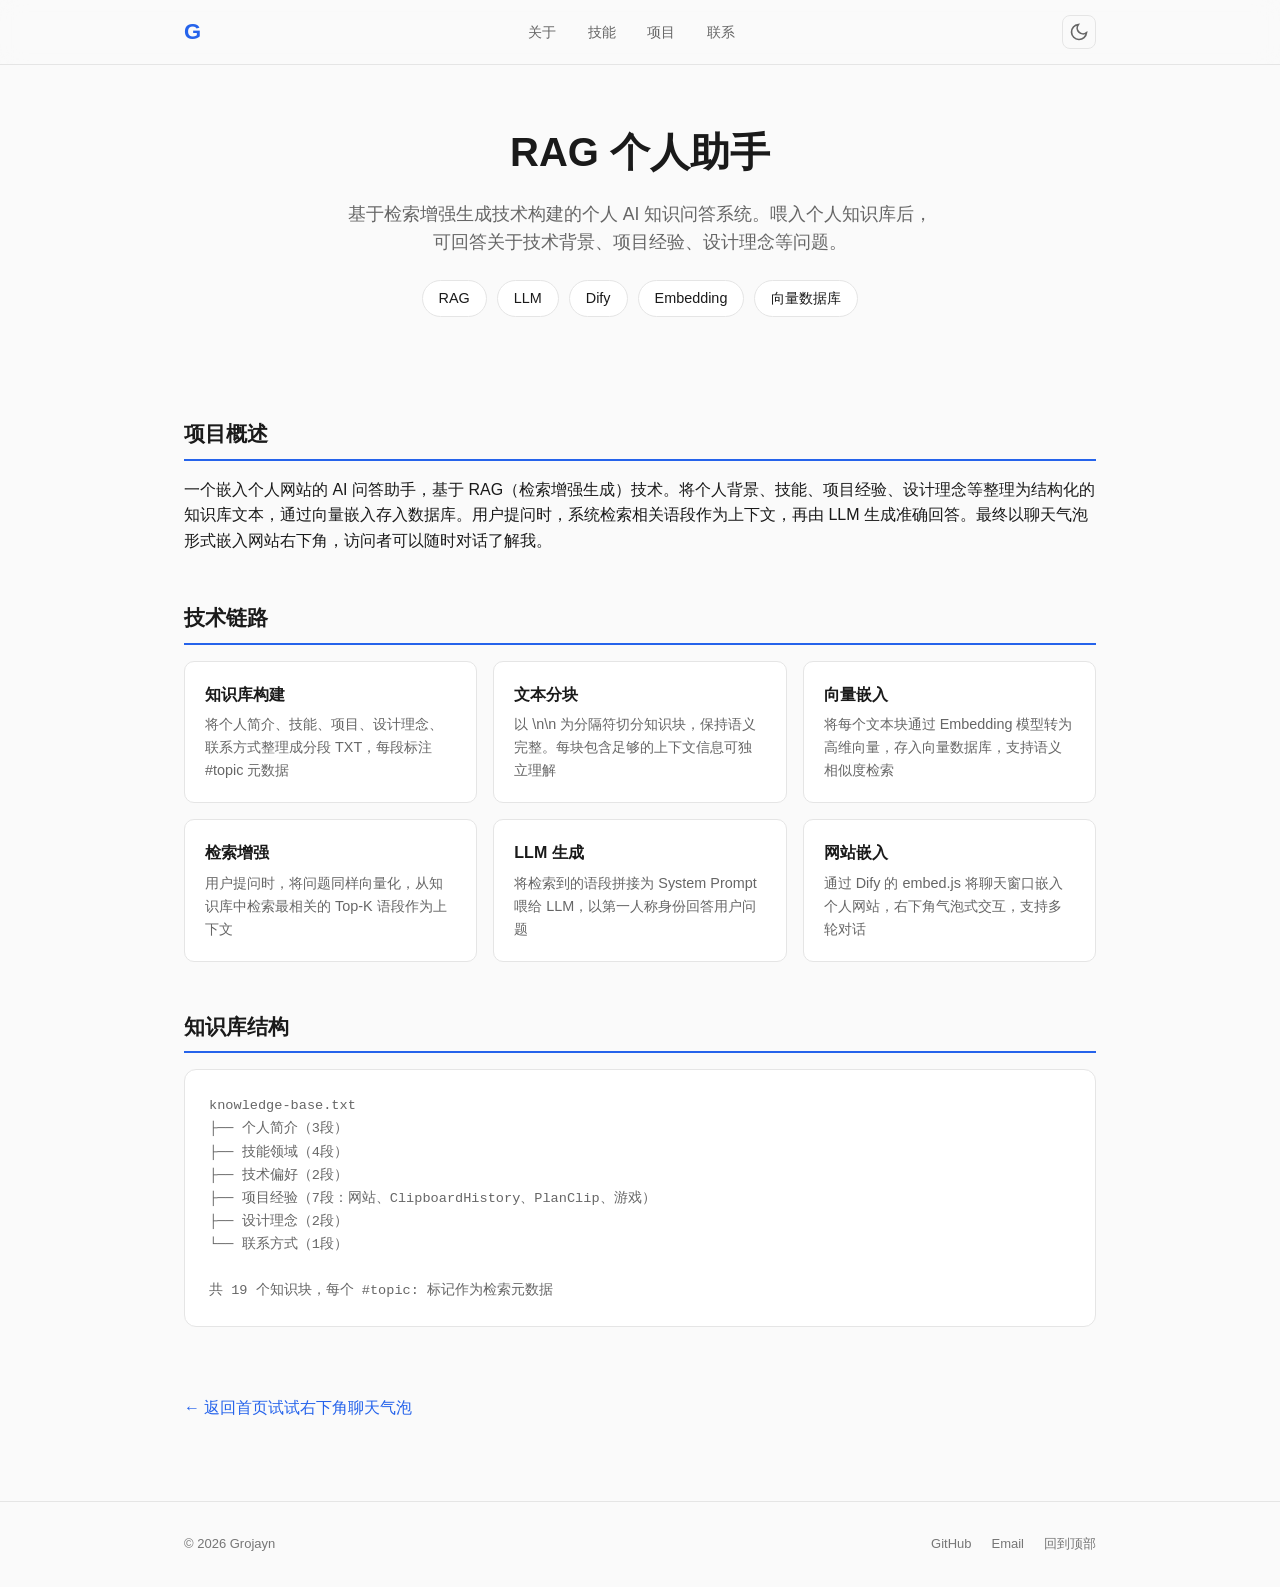
<file: rag-assistant.html>
<!DOCTYPE html>
<html lang="zh-CN">
<head>
  <meta charset="UTF-8">
  <meta name="viewport" content="width=device-width, initial-scale=1.0">
  <title>RAG 个人助手 - Grojayn</title>
  <link rel="stylesheet" href="styles.css">
  <style>
    .project-hero {
      padding: 120px 0 60px;
      text-align: center;
    }
    .project-hero h1 {
      font-size: 2.5rem;
      margin-bottom: 16px;
      text-wrap: balance;
    }
    .project-hero .subtitle {
      font-size: 1.1rem;
      color: var(--text-secondary);
      max-width: 600px;
      margin: 0 auto;
    }
    .project-detail {
      padding: 40px 0 80px;
    }
    .detail-section {
      margin-bottom: 48px;
    }
    .detail-section h2 {
      font-size: 1.3rem;
      margin-bottom: 16px;
      padding-bottom: 8px;
      border-bottom: 2px solid var(--accent);
    }
    .feature-grid {
      display: grid;
      grid-template-columns: repeat(auto-fill, minmax(240px, 1fr));
      gap: 16px;
    }
    .feature-item {
      background: var(--card-bg);
      border: 1px solid var(--border);
      border-radius: 10px;
      padding: 20px;
    }
    .feature-item h3 {
      font-size: 1rem;
      margin-bottom: 6px;
      text-wrap: balance;
    }
    .feature-item p {
      font-size: 0.9rem;
      color: var(--text-secondary);
    }
    .tech-stack {
      display: flex;
      flex-wrap: wrap;
      gap: 10px;
    }
    .tech-stack span {
      background: var(--card-bg);
      border: 1px solid var(--border);
      border-radius: 20px;
      padding: 6px 16px;
      font-size: 0.9rem;
    }
    .back-link {
      display: inline-flex;
      align-items: center;
      gap: 6px;
      color: var(--accent);
      text-decoration: none;
      font-weight: 500;
      margin-top: 20px;
    }
    .back-link:hover {
      text-decoration: underline;
    }
    .highlight-box {
      background: var(--card-bg);
      border: 1px solid var(--border);
      border-radius: 12px;
      padding: 24px;
      font-family: ui-monospace, 'Cascadia Code', 'Source Code Pro', Menlo, monospace;
      font-size: 0.85rem;
      line-height: 1.7;
      color: var(--text-secondary);
      white-space: pre-wrap;
      overflow-x: auto;
    }
  </style>
</head>
<body>
  <nav class="navbar" id="navbar">
    <div class="nav-container nav-inner">
      <a href="index.html" class="nav-logo">G</a>
      <div class="nav-links" style="display: flex; gap: 32px;">
        <a href="index.html#about">关于</a>
        <a href="index.html#skills">技能</a>
        <a href="index.html#projects">项目</a>
        <a href="index.html#contact">联系</a>
      </div>
      <button class="theme-toggle" id="themeToggle" aria-label="切换主题">
        <svg class="sun-icon" width="20" height="20" viewBox="0 0 24 24" fill="none" stroke="currentColor" stroke-width="2"><circle cx="12" cy="12" r="5"/><path d="M12 1v2M12 21v2M4.22 4.22l1.42 1.42M18.36 18.36l1.42 1.42M1 12h2M21 12h2M4.22 19.78l1.42-1.42M18.36 5.64l1.42-1.42"/></svg>
        <svg class="moon-icon" width="20" height="20" viewBox="0 0 24 24" fill="none" stroke="currentColor" stroke-width="2"><path d="M21 12.79A9 9 0 1111.21 3 7 7 0 0021 12.79z"/></svg>
      </button>
    </div>
  </nav>

  <main>
    <section class="project-hero">
      <div class="container">
        <h1>RAG 个人助手</h1>
        <p class="subtitle">基于检索增强生成技术构建的个人 AI 知识问答系统。喂入个人知识库后，可回答关于技术背景、项目经验、设计理念等问题。</p>
        <div class="tech-stack" style="justify-content: center; margin-top: 24px;">
          <span>RAG</span>
          <span>LLM</span>
          <span>Dify</span>
          <span>Embedding</span>
          <span>向量数据库</span>
        </div>
      </div>
    </section>

    <section class="project-detail">
      <div class="container">
        <div class="detail-section">
          <h2>项目概述</h2>
          <p>一个嵌入个人网站的 AI 问答助手，基于 RAG（检索增强生成）技术。将个人背景、技能、项目经验、设计理念等整理为结构化的知识库文本，通过向量嵌入存入数据库。用户提问时，系统检索相关语段作为上下文，再由 LLM 生成准确回答。最终以聊天气泡形式嵌入网站右下角，访问者可以随时对话了解我。</p>
        </div>

        <div class="detail-section">
          <h2>技术链路</h2>
          <div class="feature-grid">
            <div class="feature-item">
              <h3>知识库构建</h3>
              <p>将个人简介、技能、项目、设计理念、联系方式整理成分段 TXT，每段标注 #topic 元数据</p>
            </div>
            <div class="feature-item">
              <h3>文本分块</h3>
              <p>以 \n\n 为分隔符切分知识块，保持语义完整。每块包含足够的上下文信息可独立理解</p>
            </div>
            <div class="feature-item">
              <h3>向量嵌入</h3>
              <p>将每个文本块通过 Embedding 模型转为高维向量，存入向量数据库，支持语义相似度检索</p>
            </div>
            <div class="feature-item">
              <h3>检索增强</h3>
              <p>用户提问时，将问题同样向量化，从知识库中检索最相关的 Top-K 语段作为上下文</p>
            </div>
            <div class="feature-item">
              <h3>LLM 生成</h3>
              <p>将检索到的语段拼接为 System Prompt 喂给 LLM，以第一人称身份回答用户问题</p>
            </div>
            <div class="feature-item">
              <h3>网站嵌入</h3>
              <p>通过 Dify 的 embed.js 将聊天窗口嵌入个人网站，右下角气泡式交互，支持多轮对话</p>
            </div>
          </div>
        </div>

        <div class="detail-section">
          <h2>知识库结构</h2>
          <div class="highlight-box">knowledge-base.txt
├── 个人简介（3段）
├── 技能领域（4段）
├── 技术偏好（2段）
├── 项目经验（7段：网站、ClipboardHistory、PlanClip、游戏）
├── 设计理念（2段）
└── 联系方式（1段）

共 19 个知识块，每个 #topic: 标记作为检索元数据</div>
        </div>

        <a href="index.html" class="back-link">← 返回首页试试右下角聊天气泡</a>
      </div>
    </section>
  </main>

  <footer class="footer">
    <div class="container">
      <div class="footer-inner">
        <p class="footer-copy">&copy; 2026 Grojayn</p>
        <div class="footer-links">
          <a href="https://github.com/grojayn" target="_blank" rel="noopener">GitHub</a>
          <a href="mailto:1164870281@qq.com">Email</a>
          <a href="index.html#hero">回到顶部</a>
        </div>
      </div>
    </div>
  </footer>

  <script>
    const themeToggle = document.getElementById('themeToggle');
    const html = document.documentElement;
    const savedTheme = localStorage.getItem('theme');
    if (savedTheme) html.setAttribute('data-theme', savedTheme);
    themeToggle.addEventListener('click', () => {
      const current = html.getAttribute('data-theme');
      const next = current === 'dark' ? 'light' : 'dark';
      html.setAttribute('data-theme', next);
      localStorage.setItem('theme', next);
    });

    const navbar = document.querySelector('.navbar');
    window.addEventListener('scroll', () => {
      navbar.style.boxShadow = window.scrollY > 10 ? '0 1px 3px rgba(0,0,0,0.08)' : 'none';
    });
  </script>
</body>
</html>
</file>
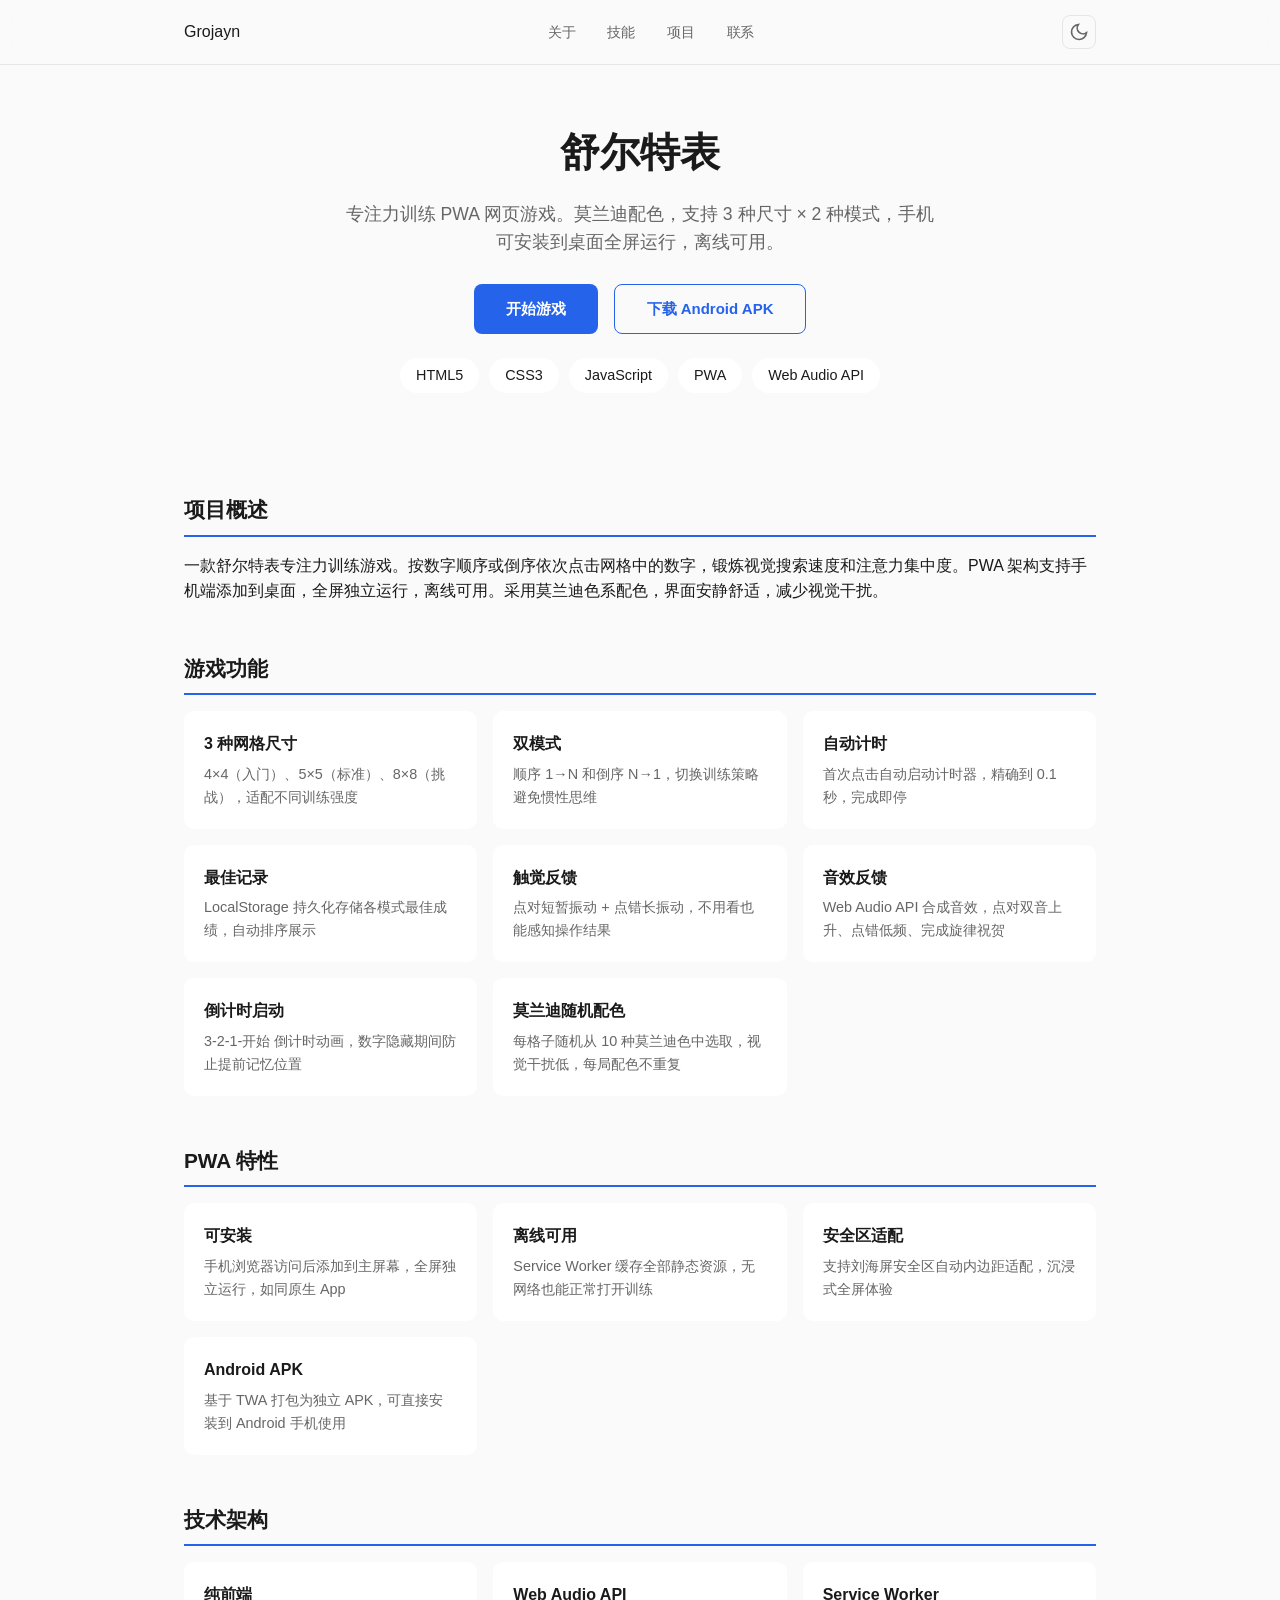
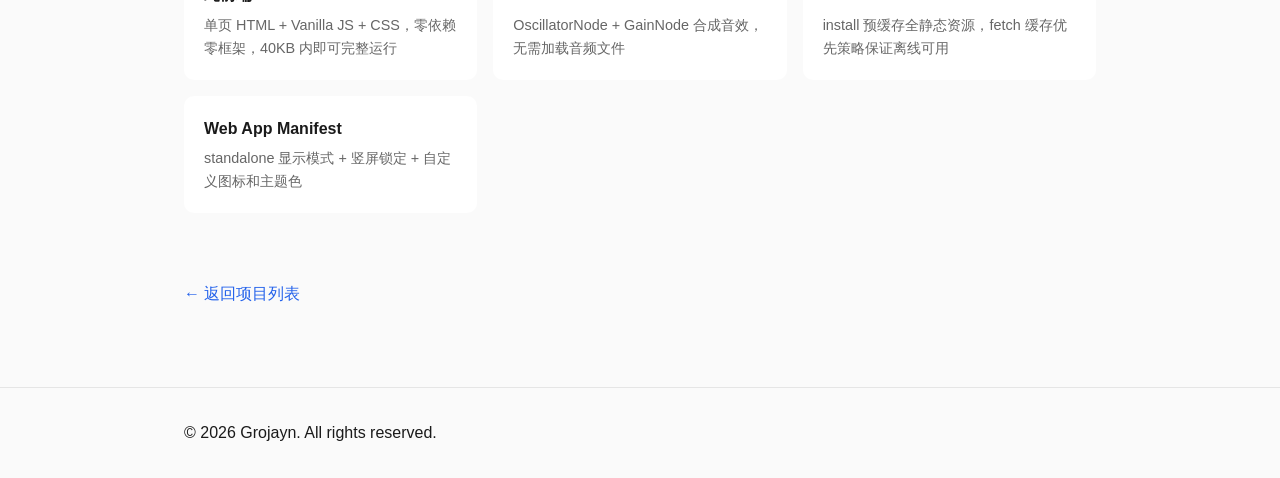
<file: schulte-game.html>
<!DOCTYPE html>
<html lang="zh-CN">
<head>
  <meta charset="UTF-8">
  <meta name="viewport" content="width=device-width, initial-scale=1.0">
  <title>舒尔特表 - Grojayn</title>
  <link rel="stylesheet" href="styles.css">
  <style>
    .project-hero {
      padding: 120px 0 60px;
      text-align: center;
    }
    .project-hero h1 {
      font-size: 2.5rem;
      margin-bottom: 16px;
    }
    .project-hero .subtitle {
      font-size: 1.1rem;
      color: var(--text-secondary);
      max-width: 600px;
      margin: 0 auto;
    }
    .project-detail {
      padding: 40px 0 80px;
    }
    .detail-section {
      margin-bottom: 48px;
    }
    .detail-section h2 {
      font-size: 1.3rem;
      margin-bottom: 16px;
      padding-bottom: 8px;
      border-bottom: 2px solid var(--accent);
    }
    .feature-grid {
      display: grid;
      grid-template-columns: repeat(auto-fill, minmax(240px, 1fr));
      gap: 16px;
    }
    .feature-item {
      background: var(--card-bg);
      border: 1px solid var(--card-border);
      border-radius: 10px;
      padding: 20px;
    }
    .feature-item h3 {
      font-size: 1rem;
      margin-bottom: 6px;
    }
    .feature-item p {
      font-size: 0.9rem;
      color: var(--text-secondary);
    }
    .tech-stack {
      display: flex;
      flex-wrap: wrap;
      gap: 10px;
    }
    .tech-stack span {
      background: var(--card-bg);
      border: 1px solid var(--card-border);
      border-radius: 20px;
      padding: 6px 16px;
      font-size: 0.9rem;
    }
    .back-link {
      display: inline-flex;
      align-items: center;
      gap: 6px;
      color: var(--accent);
      text-decoration: none;
      font-weight: 500;
      margin-top: 20px;
    }
    .hero-actions {
      display: flex;
      justify-content: center;
      gap: 16px;
      margin-top: 28px;
      flex-wrap: wrap;
    }
    .hero-btn {
      display: inline-flex;
      align-items: center;
      justify-content: center;
      padding: 12px 32px;
      border-radius: 8px;
      font-size: 15px;
      font-weight: 600;
      text-decoration: none;
      transition: all 0.2s ease;
    }
    .hero-btn.primary {
      background: var(--accent);
      color: #fff;
    }
    .hero-btn.primary:hover {
      background: var(--accent-hover);
      transform: translateY(-1px);
      box-shadow: 0 4px 12px rgba(37,99,235,0.3);
    }
    .hero-btn.outline {
      background: transparent;
      color: var(--accent);
      border: 1.5px solid var(--accent);
    }
    .hero-btn.outline:hover {
      transform: translateY(-1px);
      box-shadow: 0 4px 12px rgba(37,99,235,0.15);
    }
  </style>
</head>
<body>
  <nav class="navbar" id="navbar">
    <div class="container nav-inner">
      <a href="index.html" class="logo">Grojayn</a>
      <div class="nav-links">
        <a href="index.html#about">关于</a>
        <a href="index.html#skills">技能</a>
        <a href="index.html#projects">项目</a>
        <a href="index.html#contact">联系</a>
      </div>
      <button class="theme-toggle" id="themeToggle" aria-label="切换主题">
        <svg class="sun-icon" width="20" height="20" viewBox="0 0 24 24" fill="none" stroke="currentColor" stroke-width="2"><circle cx="12" cy="12" r="5"/><line x1="12" y1="1" x2="12" y2="3"/><line x1="12" y1="21" x2="12" y2="23"/><line x1="4.22" y1="4.22" x2="5.64" y2="5.64"/><line x1="18.36" y1="18.36" x2="19.78" y2="19.78"/><line x1="1" y1="12" x2="3" y2="12"/><line x1="21" y1="12" x2="23" y2="12"/><line x1="4.22" y1="19.78" x2="5.64" y2="18.36"/><line x1="18.36" y1="5.64" x2="19.78" y2="4.22"/></svg>
        <svg class="moon-icon" width="20" height="20" viewBox="0 0 24 24" fill="none" stroke="currentColor" stroke-width="2"><path d="M21 12.79A9 9 0 1111.21 3 7 7 0 0021 12.79z"/></svg>
      </button>
    </div>
  </nav>

  <main>
    <section class="project-hero">
      <div class="container">
        <h1>舒尔特表</h1>
        <p class="subtitle">专注力训练 PWA 网页游戏。莫兰迪配色，支持 3 种尺寸 × 2 种模式，手机可安装到桌面全屏运行，离线可用。</p>
        <div class="hero-actions">
          <a href="game/index.html" class="hero-btn primary">开始游戏</a>
          <a href="downloads/schulte-game.apk" class="hero-btn outline" download>下载 Android APK</a>
        </div>
        <div class="tech-stack" style="justify-content: center; margin-top: 24px;">
          <span>HTML5</span>
          <span>CSS3</span>
          <span>JavaScript</span>
          <span>PWA</span>
          <span>Web Audio API</span>
        </div>
      </div>
    </section>

    <section class="project-detail">
      <div class="container">
        <div class="detail-section">
          <h2>项目概述</h2>
          <p>一款舒尔特表专注力训练游戏。按数字顺序或倒序依次点击网格中的数字，锻炼视觉搜索速度和注意力集中度。PWA 架构支持手机端添加到桌面，全屏独立运行，离线可用。采用莫兰迪色系配色，界面安静舒适，减少视觉干扰。</p>
        </div>

        <div class="detail-section">
          <h2>游戏功能</h2>
          <div class="feature-grid">
            <div class="feature-item">
              <h3>3 种网格尺寸</h3>
              <p>4×4（入门）、5×5（标准）、8×8（挑战），适配不同训练强度</p>
            </div>
            <div class="feature-item">
              <h3>双模式</h3>
              <p>顺序 1→N 和倒序 N→1，切换训练策略避免惯性思维</p>
            </div>
            <div class="feature-item">
              <h3>自动计时</h3>
              <p>首次点击自动启动计时器，精确到 0.1 秒，完成即停</p>
            </div>
            <div class="feature-item">
              <h3>最佳记录</h3>
              <p>LocalStorage 持久化存储各模式最佳成绩，自动排序展示</p>
            </div>
            <div class="feature-item">
              <h3>触觉反馈</h3>
              <p>点对短暂振动 + 点错长振动，不用看也能感知操作结果</p>
            </div>
            <div class="feature-item">
              <h3>音效反馈</h3>
              <p>Web Audio API 合成音效，点对双音上升、点错低频、完成旋律祝贺</p>
            </div>
            <div class="feature-item">
              <h3>倒计时启动</h3>
              <p>3-2-1-开始 倒计时动画，数字隐藏期间防止提前记忆位置</p>
            </div>
            <div class="feature-item">
              <h3>莫兰迪随机配色</h3>
              <p>每格子随机从 10 种莫兰迪色中选取，视觉干扰低，每局配色不重复</p>
            </div>
          </div>
        </div>

        <div class="detail-section">
          <h2>PWA 特性</h2>
          <div class="feature-grid">
            <div class="feature-item">
              <h3>可安装</h3>
              <p>手机浏览器访问后添加到主屏幕，全屏独立运行，如同原生 App</p>
            </div>
            <div class="feature-item">
              <h3>离线可用</h3>
              <p>Service Worker 缓存全部静态资源，无网络也能正常打开训练</p>
            </div>
            <div class="feature-item">
              <h3>安全区适配</h3>
              <p>支持刘海屏安全区自动内边距适配，沉浸式全屏体验</p>
            </div>
            <div class="feature-item">
              <h3>Android APK</h3>
              <p>基于 TWA 打包为独立 APK，可直接安装到 Android 手机使用</p>
            </div>
          </div>
        </div>

        <div class="detail-section">
          <h2>技术架构</h2>
          <div class="feature-grid">
            <div class="feature-item">
              <h3>纯前端</h3>
              <p>单页 HTML + Vanilla JS + CSS，零依赖零框架，40KB 内即可完整运行</p>
            </div>
            <div class="feature-item">
              <h3>Web Audio API</h3>
              <p>OscillatorNode + GainNode 合成音效，无需加载音频文件</p>
            </div>
            <div class="feature-item">
              <h3>Service Worker</h3>
              <p>install 预缓存全静态资源，fetch 缓存优先策略保证离线可用</p>
            </div>
            <div class="feature-item">
              <h3>Web App Manifest</h3>
              <p>standalone 显示模式 + 竖屏锁定 + 自定义图标和主题色</p>
            </div>
          </div>
        </div>

        <a href="index.html#projects" class="back-link">← 返回项目列表</a>
      </div>
    </section>
  </main>

  <footer class="footer">
    <div class="container">
      <p>&copy; 2026 Grojayn. All rights reserved.</p>
    </div>
  </footer>

  <script src="script.js"></script>
</body>
</html>
</file>
<file: styles.css>
/* ===== Reset & Base ===== */
*,
*::before,
*::after {
  margin: 0;
  padding: 0;
  box-sizing: border-box;
}

:root {
  --bg: #fafafa;
  --bg-secondary: #f3f3f3;
  --text: #1a1a1a;
  --text-secondary: #666;
  --text-muted: #767676;
  --accent: #2563eb;
  --accent-hover: #1d4ed8;
  --border: #e5e5e5;
  --card-bg: #fff;
  --card-shadow: 0 1px 3px rgba(0,0,0,0.06), 0 1px 2px rgba(0,0,0,0.04);
  --card-shadow-hover: 0 10px 30px rgba(0,0,0,0.08), 0 4px 8px rgba(0,0,0,0.04);
  --nav-bg: rgba(250,250,250,0.85);
}

[data-theme="dark"] {
  --bg: #0a0a0a;
  --bg-secondary: #111;
  --text: #ededed;
  --text-secondary: #a0a0a0;
  --text-muted: #888;
  --accent: #3b82f6;
  --accent-hover: #60a5fa;
  --border: #222;
  --card-bg: #111;
  --card-shadow: 0 1px 3px rgba(0,0,0,0.2);
  --card-shadow-hover: 0 10px 30px rgba(0,0,0,0.4), 0 4px 8px rgba(0,0,0,0.2);
  --nav-bg: rgba(10,10,10,0.85);
}

html {
  scroll-behavior: smooth;
  scroll-padding-top: 80px;
}

body {
  font-family: -apple-system, BlinkMacSystemFont, 'Segoe UI', 'PingFang SC', 'Microsoft YaHei', 'Hiragino Sans GB', sans-serif;
  font-size: 1rem;
  background: var(--bg);
  color: var(--text);
  line-height: 1.6;
  transition: background 0.3s ease, color 0.3s ease;
  -webkit-font-smoothing: antialiased;
  -moz-osx-font-smoothing: grayscale;
  font-kerning: normal;
  font-optical-sizing: auto;
  text-rendering: optimizeLegibility;
}

a {
  color: inherit;
  text-decoration: none;
}

ul {
  list-style: none;
}

.container {
  max-width: 960px;
  margin: 0 auto;
  padding: 0 24px;
}

/* ===== Navbar ===== */
.navbar {
  position: fixed;
  top: 0;
  left: 0;
  right: 0;
  z-index: 100;
  background: var(--nav-bg);
  backdrop-filter: blur(12px);
  -webkit-backdrop-filter: blur(12px);
  border-bottom: 1px solid var(--border);
  transition: background 0.3s ease;
}

.nav-container,
.nav-inner {
  max-width: 960px;
  margin: 0 auto;
  padding: 0 24px;
  display: flex;
  align-items: center;
  justify-content: space-between;
  height: 64px;
}

.nav-logo {
  font-size: 1.375rem;
  font-weight: 700;
  color: var(--accent);
  letter-spacing: -0.02em;
}

.nav-links {
  display: flex;
  gap: 32px;
}

.nav-links a {
  font-size: 14px;
  font-weight: 450;
  color: var(--text-secondary);
  transition: color 0.2s ease;
  letter-spacing: -0.2px;
}

.nav-links a:hover {
  color: var(--text);
}

.theme-toggle {
  background: none;
  border: 1px solid var(--border);
  border-radius: 8px;
  padding: 6px;
  cursor: pointer;
  color: var(--text-secondary);
  display: flex;
  align-items: center;
  justify-content: center;
  transition: all 0.2s ease;
}

.theme-toggle:hover {
  color: var(--text);
  border-color: var(--text-secondary);
}

[data-theme="light"] .moon-icon,
[data-theme="dark"] .sun-icon {
  display: none;
}

html:not([data-theme]) .moon-icon,
[data-theme="light"] .sun-icon,
[data-theme="dark"] .moon-icon {
  display: block;
}

/* Default light theme: show moon (toggle to dark) */
html:not([data-theme]) .sun-icon {
  display: none;
}

/* ===== Mobile Nav ===== */
.nav-actions {
  display: flex;
  align-items: center;
  gap: 8px;
}

.hamburger {
  display: none;
  flex-direction: column;
  justify-content: center;
  gap: 5px;
  background: none;
  border: 1px solid var(--border);
  border-radius: 8px;
  padding: 7px 6px;
  cursor: pointer;
}

.hamburger span {
  display: block;
  width: 20px;
  height: 2px;
  background: var(--text-secondary);
  border-radius: 1px;
  transition: all 0.25s ease;
  transform-origin: center;
}

.hamburger.active span:nth-child(1) {
  transform: translateY(7px) rotate(45deg);
}

.hamburger.active span:nth-child(2) {
  opacity: 0;
  transform: scaleX(0);
}

.hamburger.active span:nth-child(3) {
  transform: translateY(-7px) rotate(-45deg);
}

@media (max-width: 768px) {
  .hamburger {
    display: flex;
  }

  .nav-links {
    position: fixed;
    top: 64px;
    left: 0;
    right: 0;
    background: var(--nav-bg);
    backdrop-filter: blur(12px);
    -webkit-backdrop-filter: blur(12px);
    flex-direction: column;
    align-items: center;
    gap: 0;
    padding: 0;
    max-height: 0;
    overflow: hidden;
    transition: max-height 0.3s ease, padding 0.3s ease;
    border-bottom: 1px solid transparent;
  }

  .nav-links.open {
    max-height: 240px;
    padding: 16px 0;
    border-bottom-color: var(--border);
  }

  .nav-links a {
    display: block;
    padding: 12px 0;
    font-size: 16px;
  }
}

/* ===== Hero ===== */
.hero {
  min-height: 100vh;
  display: flex;
  align-items: center;
  position: relative;
  padding: 120px 0 80px;
}

.hero-accent {
  display: inline-block;
  width: 10px;
  height: 10px;
  border-radius: 3px;
  background: var(--accent);
  margin-right: 10px;
  vertical-align: middle;
  transform: rotate(45deg);
  opacity: 0.7;
}

.hero-greeting {
  font-size: 1rem;
  color: var(--accent);
  font-weight: 500;
  margin-bottom: 12px;
  letter-spacing: -0.01em;
}

.hero-name {
  font-size: clamp(3rem, 8vw, 4.5rem);
  font-weight: 700;
  line-height: 1.05;
  letter-spacing: -0.03em;
  margin-bottom: 16px;
  text-wrap: balance;
}

.hero-title {
  font-size: clamp(1.25rem, 3vw, 1.75rem);
  color: var(--text-secondary);
  font-weight: 400;
  margin-bottom: 24px;
  letter-spacing: -0.02em;
}

.hero-bio {
  font-size: 1.0625rem;
  color: var(--text-secondary);
  max-width: 60ch;
  line-height: 1.7;
  margin-bottom: 40px;
  text-wrap: pretty;
}

.hero-actions {
  display: flex;
  gap: 16px;
  flex-wrap: wrap;
}

.btn {
  display: inline-flex;
  align-items: center;
  justify-content: center;
  padding: 12px 28px;
  border-radius: 8px;
  font-size: 15px;
  font-weight: 500;
  letter-spacing: -0.2px;
  transition: all 0.2s ease;
  cursor: pointer;
  border: none;
}

.btn-primary {
  background: var(--accent);
  color: #fff;
}

.btn-primary:hover {
  background: var(--accent-hover);
  transform: translateY(-1px);
  box-shadow: 0 4px 12px rgba(37,99,235,0.3);
}

.btn-outline {
  background: transparent;
  color: var(--text);
  border: 1px solid var(--border);
}

.btn-outline:hover {
  border-color: var(--text);
  transform: translateY(-1px);
}

/* Scroll indicator */
.scroll-indicator {
  position: absolute;
  bottom: 32px;
  left: 50%;
  transform: translateX(-50%);
}

.scroll-indicator span {
  display: block;
  width: 24px;
  height: 40px;
  border: 2px solid var(--text-muted);
  border-radius: 12px;
  position: relative;
}

.scroll-indicator span::after {
  content: '';
  position: absolute;
  top: 8px;
  left: 50%;
  transform: translateX(-50%);
  width: 4px;
  height: 8px;
  background: var(--text-muted);
  border-radius: 2px;
  animation: scrollAnim 2s ease-in-out infinite;
}

@keyframes scrollAnim {
  0%, 100% { opacity: 1; transform: translateX(-50%) translateY(0); }
  50% { opacity: 0.3; transform: translateX(-50%) translateY(8px); }
}

/* ===== Sections ===== */
section {
  padding: 120px 0;
}

.section-title {
  font-size: 1.75rem;
  font-weight: 700;
  letter-spacing: -0.02em;
  margin-bottom: 48px;
  position: relative;
  display: inline-block;
  text-wrap: balance;
}

.section-title::after {
  content: '';
  position: absolute;
  bottom: -8px;
  left: 0;
  width: 40px;
  height: 3px;
  background: var(--accent);
  border-radius: 2px;
}

/* ===== About ===== */
.about {
  background: var(--bg-secondary);
}

.about-content {
  display: grid;
  grid-template-columns: 1.2fr 1fr;
  gap: 80px;
  align-items: start;
}

.about-lead {
  font-size: 1.125rem !important;
  color: var(--text) !important;
  line-height: 1.65 !important;
}

.about-text p {
  color: var(--text-secondary);
  margin-bottom: 20px;
  font-size: 1rem;
  line-height: 1.7;
  max-width: 65ch;
  text-wrap: pretty;
}

.about-text p:last-child {
  margin-bottom: 0;
}

.about-stats {
  display: grid;
  grid-template-columns: repeat(3, 1fr);
  gap: 16px;
}

.stat {
  background: var(--card-bg);
  border: 1px solid var(--border);
  border-radius: 12px;
  padding: 28px 20px;
  text-align: center;
  transition: all 0.2s ease;
}

.stat:hover {
  transform: translateY(-2px);
  box-shadow: var(--card-shadow-hover);
}

/* Like button */
.stat-like {
  cursor: pointer;
  user-select: none;
  position: relative;
}

.stat-like .like-heart {
  display: inline-block;
  transition: transform 0.3s ease;
  font-size: 12px;
  vertical-align: middle;
}

.stat-like:hover .like-heart {
  transform: scale(1.3);
}

.stat-like.liked {
  border-color: var(--accent);
  background: rgba(37,99,235,0.04);
}

.stat-like.liked .like-heart {
  color: #ef4444;
  animation: heartBeat 0.6s ease;
}

.stat-like.liked .stat-number {
  color: var(--accent);
}

.stat-like.like-pop .stat-number {
  animation: countPop 0.4s ease;
}

.stat-like::after {
  content: '+1';
  position: absolute;
  top: -12px;
  right: 12px;
  font-size: 14px;
  font-weight: 700;
  color: #ef4444;
  opacity: 0;
  pointer-events: none;
  transition: none;
}

.stat-like.like-pop::after {
  animation: floatUp 0.8s ease-out forwards;
}

@keyframes heartBeat {
  0% { transform: scale(1); }
  25% { transform: scale(1.4); }
  50% { transform: scale(0.9); }
  100% { transform: scale(1); }
}

@keyframes countPop {
  0% { transform: scale(1); }
  50% { transform: scale(1.4); color: #ef4444; }
  100% { transform: scale(1); }
}

@keyframes floatUp {
  0% { opacity: 1; transform: translateY(0); }
  100% { opacity: 0; transform: translateY(-24px); }
}

.stat-number {
  display: block;
  font-size: 2rem;
  font-weight: 700;
  color: var(--accent);
  letter-spacing: -0.03em;
  margin-bottom: 4px;
  font-variant-numeric: tabular-nums;
}

.stat-label {
  font-size: 0.8125rem;
  color: var(--text-muted);
  font-weight: 450;
}

/* ===== Skills ===== */
.skills-grid {
  display: grid;
  grid-template-columns: repeat(2, 1fr);
  gap: 16px;
}

.skill-card {
  background: var(--card-bg);
  border: 1px solid var(--border);
  border-radius: 12px;
  padding: 36px 32px;
  transition: all 0.25s ease;
}

.skill-card:hover {
  transform: translateY(-2px);
  box-shadow: var(--card-shadow-hover);
  border-color: transparent;
}

.skill-icon {
  display: flex;
  align-items: center;
  justify-content: center;
  width: 52px;
  height: 52px;
  border-radius: 14px;
  margin-bottom: 20px;
  background: rgba(37, 99, 235, 0.08);
  transition: transform 0.25s ease;
}

.skill-card:hover .skill-icon {
  transform: scale(1.05);
}

.skill-card h3 {
  font-size: 1.125rem;
  font-weight: 600;
  letter-spacing: -0.01em;
  margin-bottom: 8px;
  text-wrap: balance;
}

.skill-card p {
  font-size: 0.875rem;
  color: var(--text-muted);
  line-height: 1.6;
}

/* ===== Projects ===== */
.projects {
  background: var(--bg-secondary);
}

.projects-grid {
  display: grid;
  grid-template-columns: repeat(auto-fit, minmax(280px, 1fr));
  gap: 20px;
}

.project-card {
  background: var(--card-bg);
  border: 1px solid var(--border);
  border-radius: 12px;
  overflow: hidden;
  transition: all 0.25s ease;
}

.project-card:hover {
  transform: translateY(-4px);
  box-shadow: var(--card-shadow-hover);
  border-color: transparent;
}

.project-image {
  aspect-ratio: 16/10;
  background: var(--bg-secondary);
  display: flex;
  align-items: center;
  justify-content: center;
}

.project-placeholder {
  color: var(--text-muted);
  opacity: 0.4;
}

.project-info {
  padding: 24px;
}

.project-info h3 {
  font-size: 1.125rem;
  font-weight: 600;
  letter-spacing: -0.01em;
  margin-bottom: 8px;
  text-wrap: balance;
}

.project-info > p {
  font-size: 0.875rem;
  color: var(--text-muted);
  line-height: 1.6;
  margin-bottom: 16px;
}

.project-tags {
  display: flex;
  flex-wrap: wrap;
  gap: 8px;
  margin-bottom: 20px;
}

.project-tags span {
  font-size: 12px;
  font-weight: 500;
  color: var(--accent);
  background: rgba(37,99,235,0.08);
  padding: 4px 10px;
  border-radius: 6px;
  letter-spacing: -0.1px;
}

.project-link {
  font-size: 14px;
  font-weight: 500;
  color: var(--accent);
  transition: opacity 0.2s ease;
}

.project-link:hover {
  opacity: 0.7;
}

/* ===== Contact ===== */
.contact {
  text-align: center;
}

.contact-subtitle {
  color: var(--text-muted);
  font-size: 16px;
  margin-bottom: 48px;
  margin-top: -28px;
}

.contact-links {
  display: flex;
  justify-content: center;
  gap: 40px;
  flex-wrap: wrap;
}

.contact-item {
  display: flex;
  align-items: center;
  gap: 10px;
  padding: 14px 24px;
  border: 1px solid var(--border);
  border-radius: 10px;
  color: var(--text-secondary);
  font-size: 15px;
  transition: all 0.2s ease;
}

.contact-item:hover {
  color: var(--text);
  border-color: var(--text-secondary);
  transform: translateY(-2px);
}

/* ===== Footer ===== */
.footer {
  padding: 32px 0;
  border-top: 1px solid var(--border);
}

.footer-inner {
  display: flex;
  justify-content: space-between;
  align-items: center;
  flex-wrap: wrap;
  gap: 12px;
}

.footer-copy {
  font-size: 13px;
  color: var(--text-muted);
}

.footer-links {
  display: flex;
  gap: 20px;
}

.footer-links a {
  font-size: 13px;
  color: var(--text-muted);
  transition: color 0.2s ease;
}

.footer-links a:hover {
  color: var(--text);
}

/* ===== Animations ===== */
.reveal {
  opacity: 0;
  transform: translateY(24px);
  transition: opacity 0.6s ease, transform 0.6s ease;
}

.reveal.visible {
  opacity: 1;
  transform: translateY(0);
}

/* ===== Responsive ===== */
@media (max-width: 768px) {
  .nav-links {
    display: none;
  }

  section {
    padding: 80px 0;
  }

  .hero {
    padding: 100px 0 60px;
  }

  .about-content {
    grid-template-columns: 1fr;
    gap: 40px;
  }

  .skills-grid {
    grid-template-columns: 1fr;
  }

  .projects-grid {
    grid-template-columns: 1fr;
  }

  .contact-links {
    flex-direction: column;
    align-items: center;
    gap: 12px;
  }

  .section-title {
    font-size: 26px;
  }
}

/* ===== Reduced Motion ===== */
@media (prefers-reduced-motion: reduce) {
  *,
  *::before,
  *::after {
    animation-duration: 0.01ms !important;
    animation-iteration-count: 1 !important;
    transition-duration: 0.01ms !important;
    scroll-behavior: auto !important;
  }

  .scroll-indicator span::after {
    animation: none;
  }
}
</file>
<file: game/css/style.css>
/* ===== 全局重置 ===== */
*, *::before, *::after { margin:0; padding:0; box-sizing:border-box; }
html, body {
  height: 100%;
  overflow: hidden;
  font-family: -apple-system, "PingFang SC", "Noto Sans SC", "Microsoft YaHei", sans-serif;
  background: #F5F0EB;
  color: #5C5550;
  -webkit-tap-highlight-color: transparent;
  user-select: none;
  -webkit-font-smoothing: antialiased;
}

/* ===== 页面切换 ===== */
.page {
  display: none;
  height: 100%;
  flex-direction: column;
  position: relative;
}
.page.active { display: flex; }

/* ===== 首页 ===== */
.setup-inner {
  flex: 1;
  display: flex;
  flex-direction: column;
  padding: 48px 28px 32px;
  overflow-y: auto;
}
.app-title {
  font-size: 32px;
  font-weight: 600;
  color: #4A4540;
  letter-spacing: 2px;
  text-align: center;
  margin-top: 8px;
}
.app-subtitle {
  font-size: 15px;
  color: #9C928A;
  text-align: center;
  margin-bottom: 36px;
  letter-spacing: 4px;
}

/* ===== 分组 ===== */
.setup-section { margin-bottom: 24px; }
.section-label {
  display: block;
  font-size: 14px;
  font-weight: 500;
  color: #8A8078;
  margin-bottom: 10px;
  letter-spacing: 1px;
}

/* ===== Chip 按钮组 ===== */
.chip-group {
  display: flex;
  gap: 10px;
}
.chip {
  flex: 1;
  padding: 12px 0;
  border: 1.5px solid #D6CDC4;
  border-radius: 12px;
  background: #F0EBE5;
  font-size: 16px;
  font-weight: 500;
  color: #7A726A;
  cursor: pointer;
  transition: all 0.25s ease;
  letter-spacing: 0.5px;
  font-family: inherit;
}
.chip:active { transform: scale(0.96); }
.chip.active {
  background: #C8BFB5;
  border-color: #B8AFA5;
  color: #4A4540;
  box-shadow: inset 0 1px 3px rgba(0,0,0,0.06);
}

/* ===== 开始按钮 ===== */
.btn-start {
  width: 100%;
  padding: 16px;
  border: none;
  border-radius: 14px;
  background: #B8AFA5;
  color: #F5F0EB;
  font-size: 18px;
  font-weight: 600;
  letter-spacing: 3px;
  cursor: pointer;
  transition: all 0.25s ease;
  font-family: inherit;
  margin-bottom: 28px;
}
.btn-start:active { transform: scale(0.97); background: #A89F95; }

/* ===== 最佳记录 ===== */
.best-section { flex-shrink: 0; }
.best-list {
  display: flex;
  flex-direction: column;
  gap: 6px;
}
.best-empty {
  font-size: 14px;
  color: #B8AFA5;
  text-align: center;
  padding: 12px;
}
.best-item {
  display: flex;
  justify-content: space-between;
  align-items: center;
  padding: 10px 14px;
  background: #F0EBE5;
  border-radius: 10px;
  font-size: 14px;
  color: #5C5550;
}
.best-item .best-label { font-weight: 500; }
.best-item .best-time {
  font-weight: 600;
  color: #7A726A;
  font-variant-numeric: tabular-nums;
}

/* ===== 游戏页 - 顶部栏 ===== */
.game-header {
  display: flex;
  align-items: center;
  justify-content: space-between;
  padding: 16px 20px 12px;
  background: #F5F0EB;
  border-bottom: 1px solid #E3DBD1;
  flex-shrink: 0;
}
.btn-icon {
  width: 40px; height: 40px;
  border: none;
  border-radius: 50%;
  background: #EBE5DD;
  font-size: 20px;
  color: #7A726A;
  cursor: pointer;
  display: flex;
  align-items: center;
  justify-content: center;
  transition: all 0.2s;
  font-family: inherit;
}
.btn-icon:active { background: #D6CDC4; }
.game-stats {
  display: flex;
  align-items: center;
  gap: 8px;
  font-size: 15px;
  font-weight: 500;
  color: #7A726A;
  font-variant-numeric: tabular-nums;
}
.stat-divider { color: #D6CDC4; font-size: 14px; }
.stat b { color: #4A4540; font-weight: 600; }

/* ===== 网格 ===== */
.grid-wrapper {
  flex: 1;
  display: flex;
  align-items: center;
  justify-content: center;
  padding: 12px;
  overflow: hidden;
  position: relative;
}
.grid {
  display: grid;
  gap: 8px;
  width: 100%;
  max-width: 420px;
  aspect-ratio: 1;
}
[data-size="8"] { gap: 5px; }
[data-size="4"] { gap: 10px; }

/* ===== 网格卡片 ===== */
.cell {
  border-radius: 12px;
  display: flex;
  align-items: center;
  justify-content: center;
  font-size: 22px;
  font-weight: 600;
  font-family: inherit;
  cursor: pointer;
  transition: all 0.15s ease;
  color: #F5F0EB;
  box-shadow: 0 2px 6px rgba(0,0,0,0.06);
  -webkit-touch-callout: none;
  aspect-ratio: 1;
}
.cell:active { transform: scale(0.92); }
[data-size="8"] .cell { border-radius: 8px; }
[data-size="4"] .cell { border-radius: 14px; }

/* 已完成 */
.cell.done {
  opacity: 0.2;
  transform: scale(0.85);
  pointer-events: none;
}

/* 点对 */
.cell.correct-flash {
  animation: correctPop 0.3s ease;
}
@keyframes correctPop {
  0% { transform: scale(1); opacity: 1; }
  40% { transform: scale(1.15); opacity: 0.9; }
  100% { transform: scale(0.85); opacity: 0.2; }
}

/* 点错 */
.cell.wrong-shake {
  animation: wrongShake 0.35s ease;
}
@keyframes wrongShake {
  0%, 100% { transform: translateX(0); }
  20% { transform: translateX(-6px); }
  40% { transform: translateX(6px); }
  60% { transform: translateX(-4px); }
  80% { transform: translateX(4px); }
}

/* 数字隐藏（倒计时期间） */
.cell.hidden-num {
  color: transparent !important;
}

/* ===== 倒计时 ===== */
.countdown-overlay {
  position: absolute;
  inset: 0;
  display: flex;
  align-items: center;
  justify-content: center;
  background: #F5F0EB;
  z-index: 10;
  border-radius: 12px;
}
.countdown-num {
  font-size: 80px;
  font-weight: 700;
  color: #4A4540;
  animation: countPop 0.8s ease;
}
@keyframes countPop {
  0% { transform: scale(1.6); opacity: 0.2; }
  50% { transform: scale(1); opacity: 1; }
  100% { transform: scale(0.8); opacity: 0; }
}
.countdown-num.go {
  font-size: 56px;
  color: #B8AFA5;
}

/* ===== 底部 ===== */
.game-footer {
  padding: 12px 20px 20px;
  text-align: center;
  flex-shrink: 0;
}
.mode-badge {
  font-size: 13px;
  color: #9C928A;
  letter-spacing: 1px;
}

/* ===== 弹窗 ===== */
.modal-overlay {
  display: none;
  position: fixed;
  inset: 0;
  background: rgba(74, 69, 64, 0.45);
  backdrop-filter: blur(6px);
  -webkit-backdrop-filter: blur(6px);
  align-items: center;
  justify-content: center;
  z-index: 100;
  padding: 32px;
}
.modal-overlay.open { display: flex; }
.modal {
  background: #F5F0EB;
  border-radius: 24px;
  padding: 36px 32px 28px;
  width: 100%;
  max-width: 320px;
  text-align: center;
  box-shadow: 0 12px 40px rgba(74,69,64,0.15);
  animation: modalIn 0.3s ease;
}
@keyframes modalIn {
  0% { opacity: 0; transform: scale(0.9) translateY(10px); }
  100% { opacity: 1; transform: scale(1) translateY(0); }
}
.modal-emoji { font-size: 48px; margin-bottom: 8px; }
.modal-time {
  font-size: 48px;
  font-weight: 700;
  color: #4A4540;
  font-variant-numeric: tabular-nums;
  margin-bottom: 4px;
}
.modal-detail { font-size: 15px; color: #9C928A; margin-bottom: 6px; }
.modal-record {
  font-size: 16px;
  font-weight: 600;
  color: #B8AFA5;
  min-height: 24px;
  margin-bottom: 24px;
}
.modal-record.is-record { color: #7A726A; }
.modal-actions { display: flex; gap: 10px; }
.modal-btn {
  flex: 1;
  padding: 14px 0;
  border: 1.5px solid #D6CDC4;
  border-radius: 12px;
  background: #F0EBE5;
  font-size: 15px;
  font-weight: 500;
  color: #5C5550;
  cursor: pointer;
  transition: all 0.2s;
  font-family: inherit;
}
.modal-btn:active { transform: scale(0.96); }
.modal-btn.primary {
  background: #B8AFA5;
  border-color: #B8AFA5;
  color: #F5F0EB;
}
.modal-btn.primary:active { background: #A89F95; }

/* ===== 安全区适配 ===== */
@supports (padding: env(safe-area-inset-top)) {
  .setup-inner { padding-top: calc(48px + env(safe-area-inset-top)); }
  .game-header { padding-top: calc(16px + env(safe-area-inset-top)); }
  .game-footer { padding-bottom: calc(20px + env(safe-area-inset-bottom)); }
}
</file>
